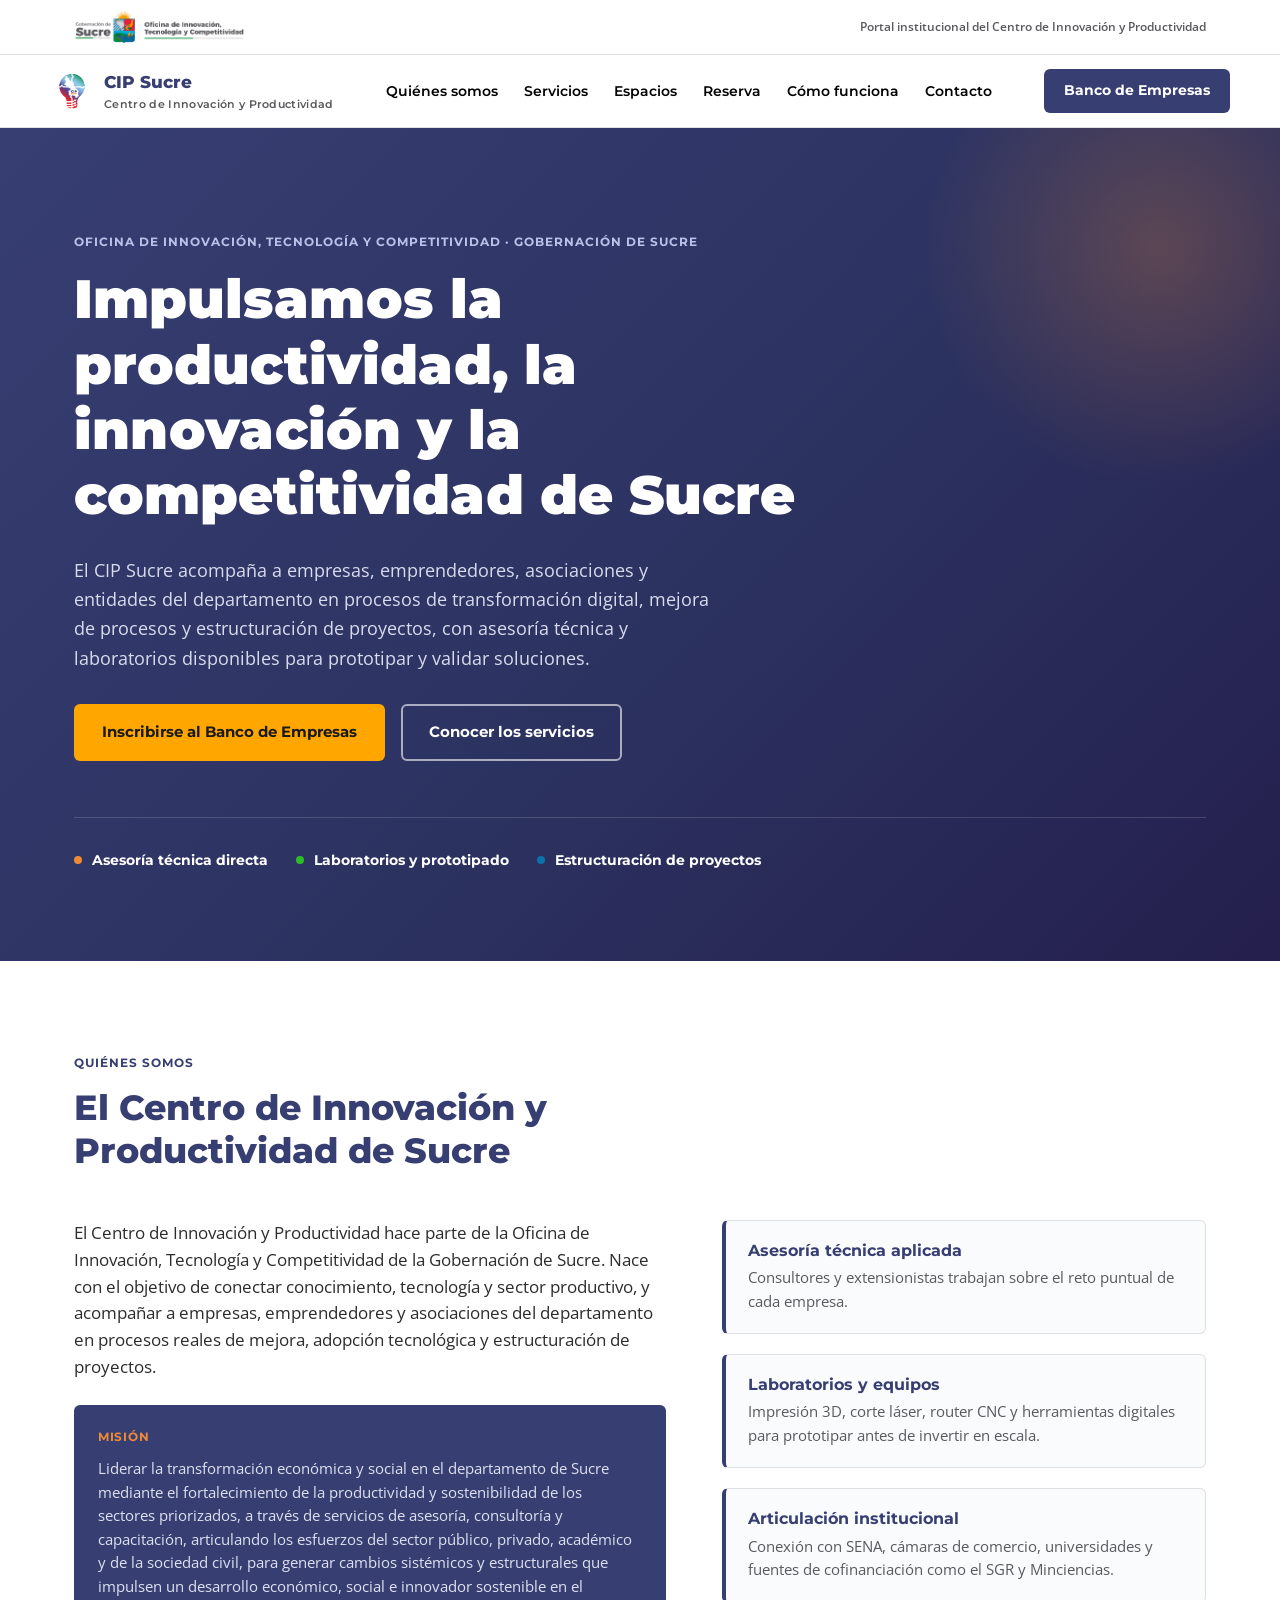
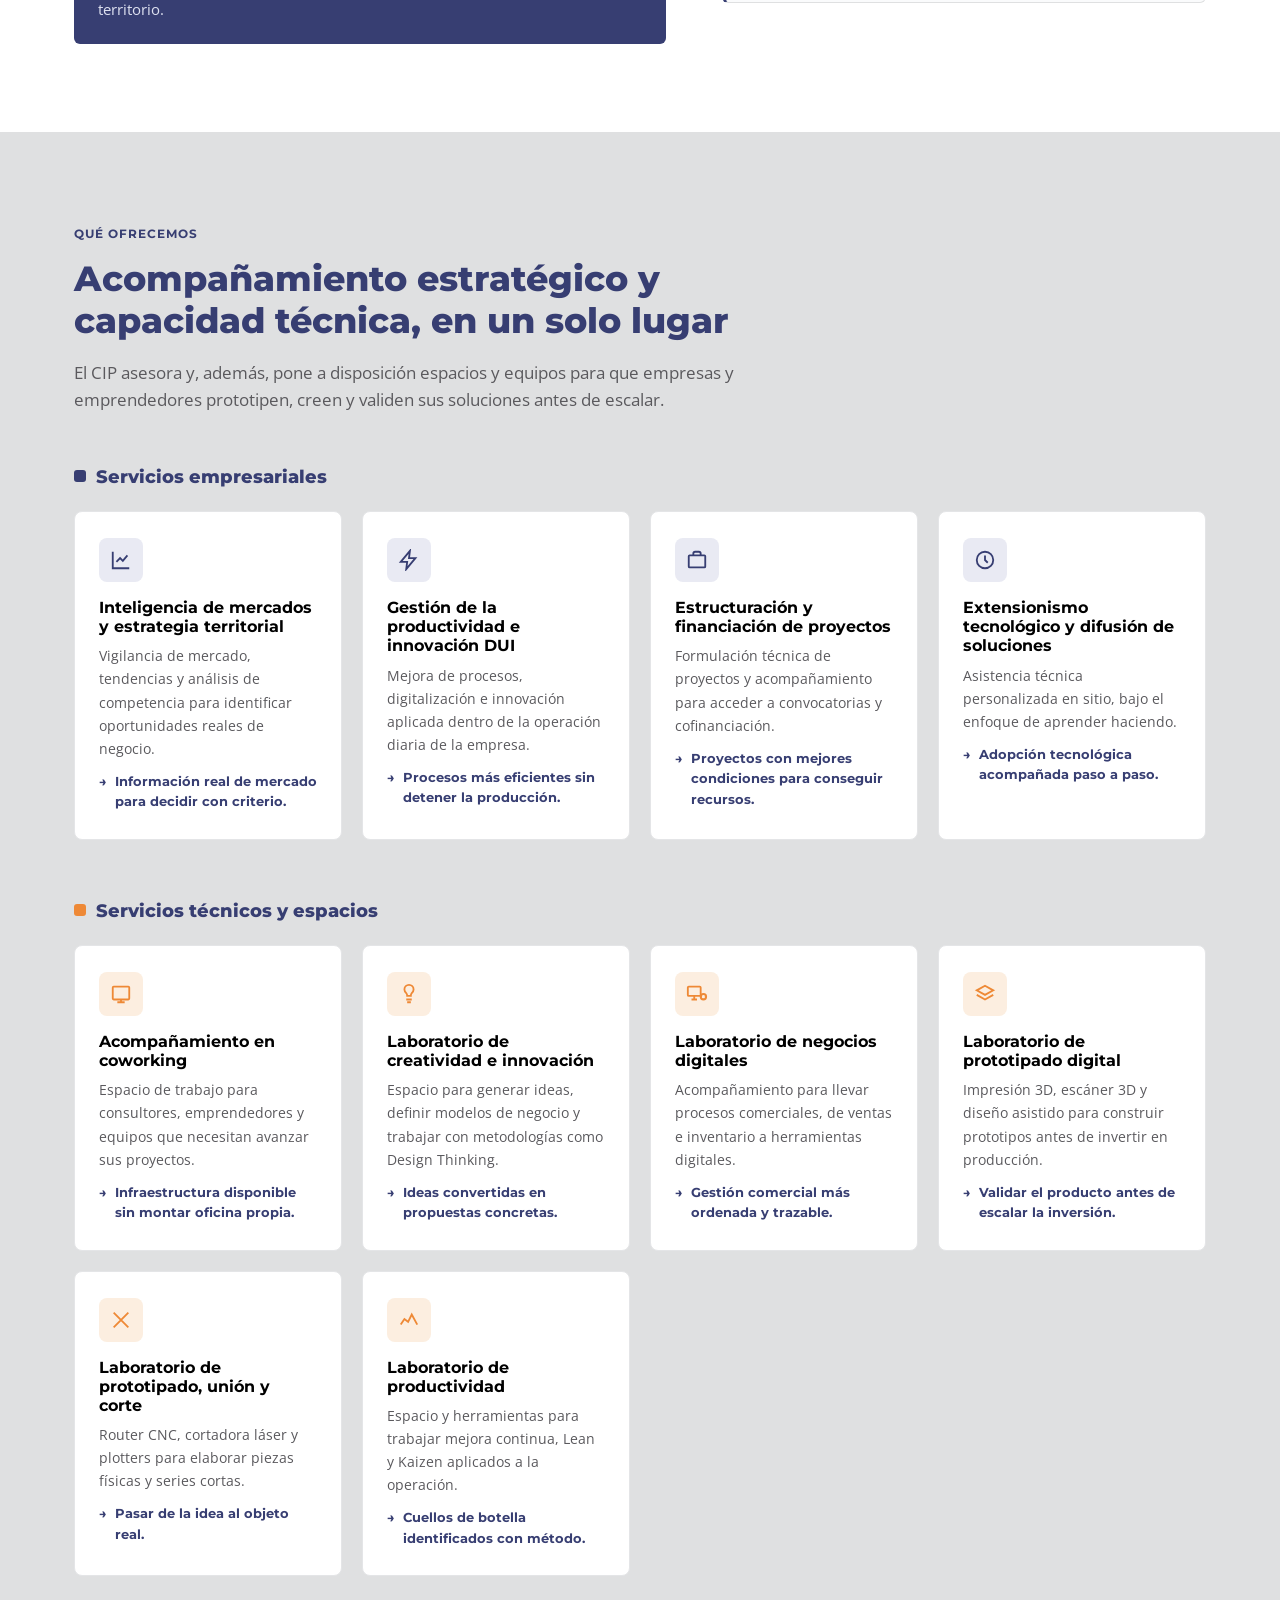
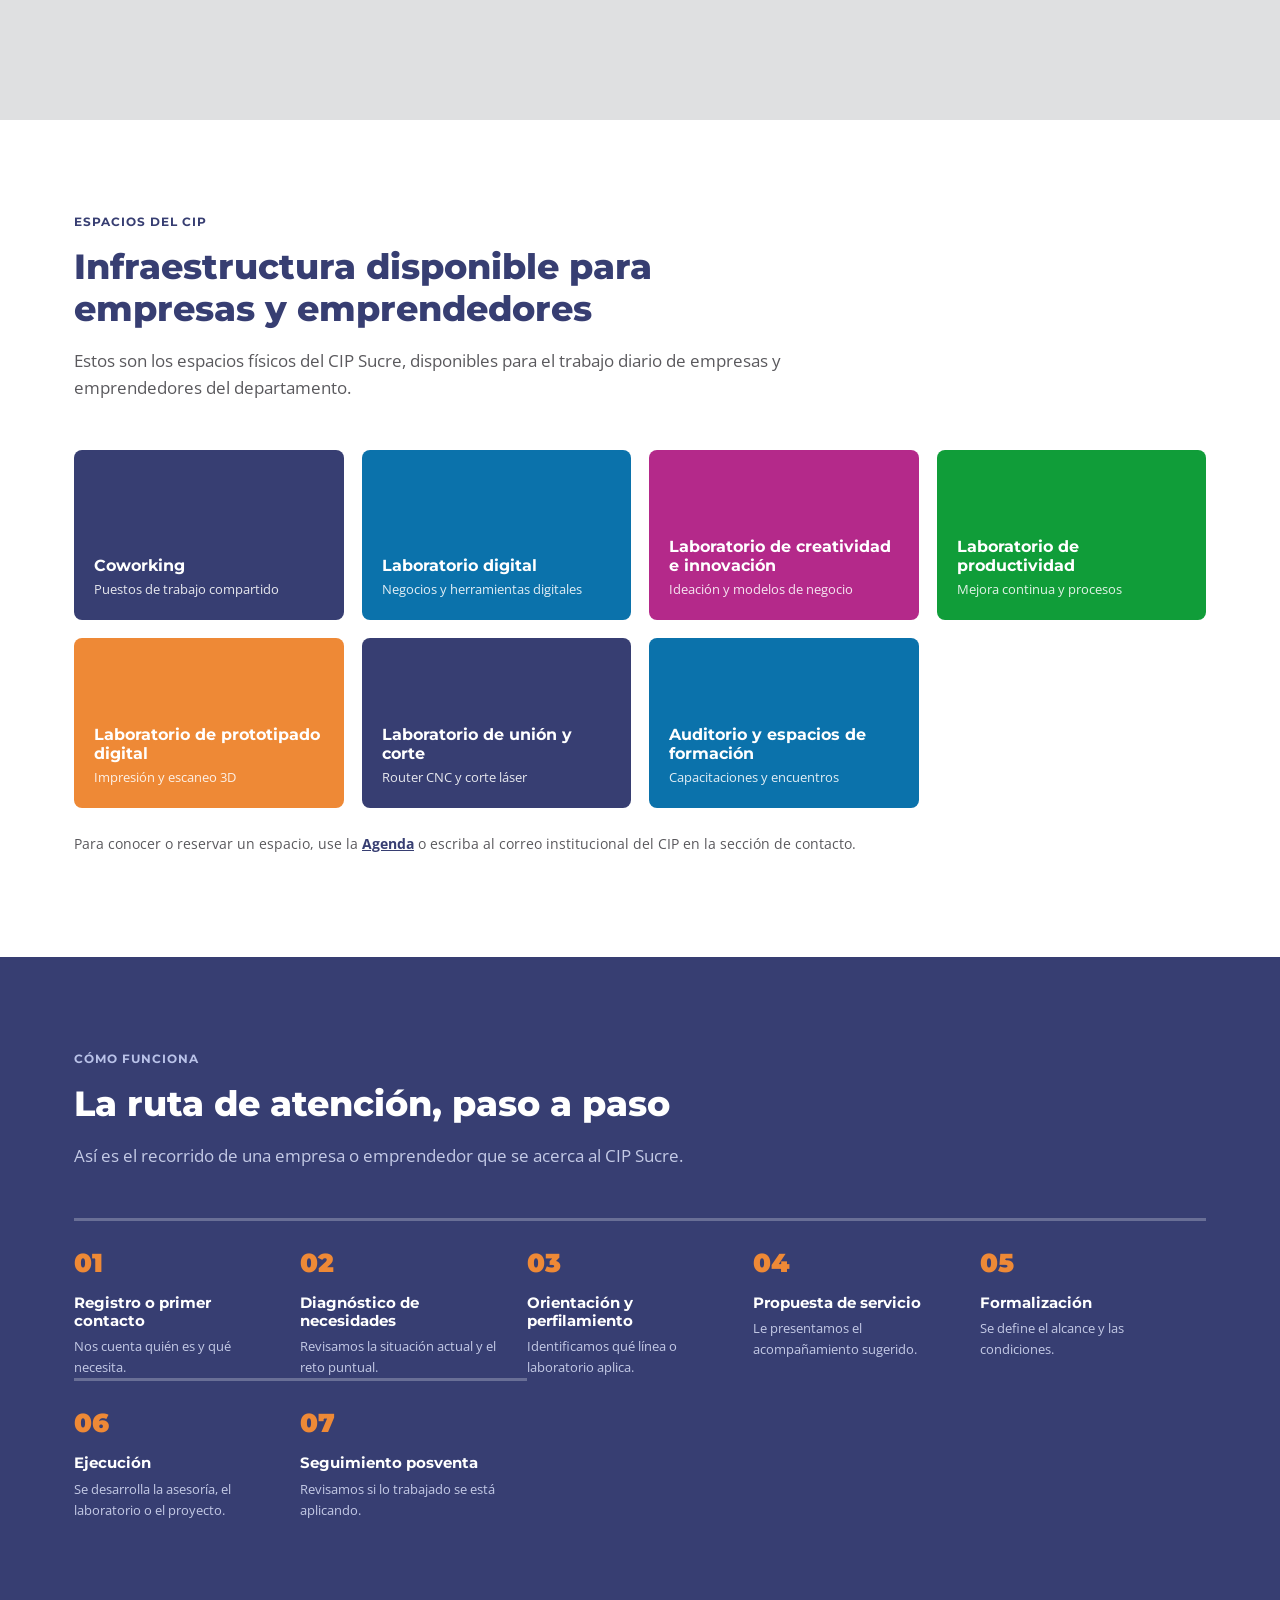
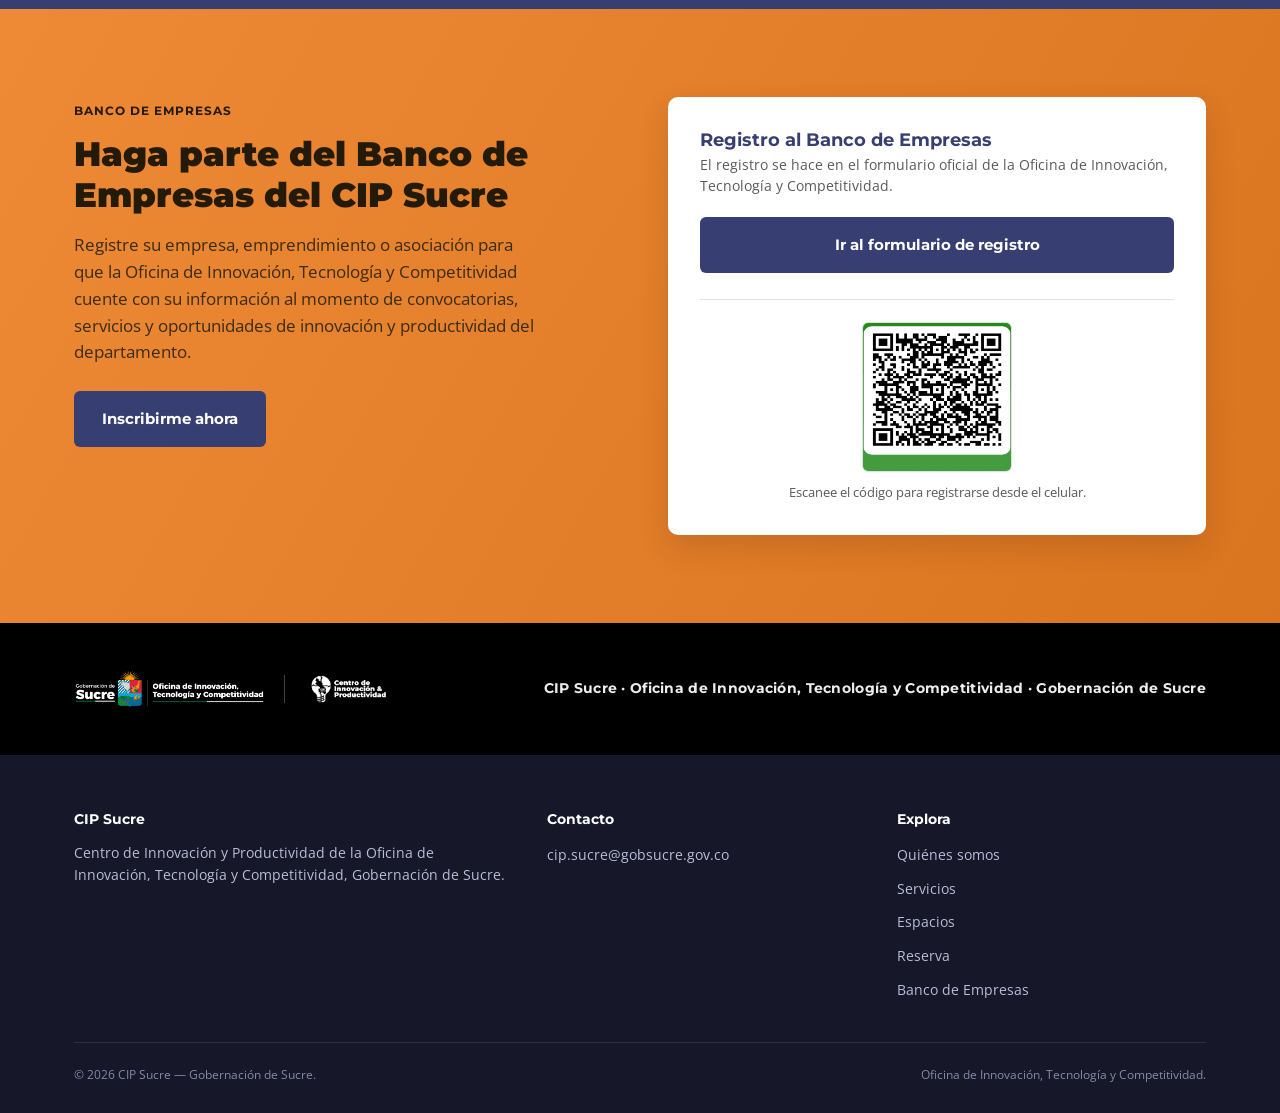
<file: index.html>
<!DOCTYPE html>
<html lang="es">
<head>
<meta charset="UTF-8">
<meta name="viewport" content="width=device-width, initial-scale=1.0">
<title>CIP Sucre — Centro de Innovación y Productividad</title>
<meta name="description" content="El CIP Sucre, de la Oficina de Innovación, Tecnología y Competitividad de la Gobernación de Sucre, acompaña a empresas y emprendedores en procesos de innovación, productividad y competitividad.">
<link rel="preconnect" href="https://fonts.googleapis.com">
<link rel="preconnect" href="https://fonts.gstatic.com" crossorigin>
<link href="https://fonts.googleapis.com/css2?family=Montserrat:wght@500;600;700;800;900&family=Open+Sans:ital,wght@0,400;0,600;0,700;1,400&display=swap" rel="stylesheet">
<style>
  :root{
    --cip-navy:#373E72;
    --cip-magenta:#B4298A;
    --cip-green:#2BBE2B;
    --cip-orange:#EE8936;
    --gob-verde:#109D39;
    --gob-azul:#0B72AB;
    --gob-rojo:#D92A34;
    --gob-naranja:#FFA700;
    --gob-negro:#000000;
    --gob-gris:#5A595D;
    --gob-gris-claro:#DFE0E1;
    --bg:#FFFFFF;
    --ink:var(--gob-negro);
    --muted:var(--gob-gris);
  }
  *{box-sizing:border-box;}
  html{scroll-behavior:smooth;}
  body{
    margin:0;
    font-family:'Open Sans', sans-serif;
    color:var(--ink);
    background:var(--bg);
    line-height:1.6;
  }
  h1,h2,h3,h4{
    font-family:'Montserrat', sans-serif;
    margin:0 0 .5em 0;
    line-height:1.2;
  }
  p{margin:0 0 1em 0;}
  a{color:inherit;text-decoration:none;}
  img{max-width:100%;display:block;}
  .wrap{max-width:1180px;margin:0 auto;padding:0 24px;}
  section{padding:88px 0;}
  .eyebrow{
    font-family:'Montserrat',sans-serif;
    font-weight:700;
    font-size:.78rem;
    letter-spacing:.08em;
    text-transform:uppercase;
    color:var(--cip-navy);
    margin-bottom:14px;
    display:inline-block;
  }
  .eyebrow.on-dark{color:#B9C2E8;}
  .section-head{max-width:720px;margin-bottom:48px;}
  .section-head h2{font-size:clamp(1.6rem,3vw,2.2rem);font-weight:800;color:var(--cip-navy);}
  .section-head p{color:var(--muted);font-size:1.05rem;}

  /* Botones */
  .btn{
    display:inline-flex;align-items:center;gap:8px;
    font-family:'Montserrat',sans-serif;font-weight:700;font-size:.95rem;
    padding:14px 26px;border-radius:6px;
    border:2px solid transparent;
    cursor:pointer;
    transition:transform .12s ease, opacity .12s ease;
  }
  .btn:hover{opacity:.92;}
  .btn-primary{background:var(--gob-naranja);color:#1a1a1a;}
  .btn-secondary{background:transparent;color:#fff;border-color:rgba(255,255,255,.6);}
  .btn-secondary:hover{border-color:#fff;}
  .btn-navy{background:var(--cip-navy);color:#fff;}
  .btn-outline-navy{background:transparent;color:var(--cip-navy);border-color:var(--cip-navy);}

  /* Barra institucional superior */
  .top-strip{
    background:#fff;
    border-bottom:1px solid var(--gob-gris-claro);
    padding:10px 0;
  }
  .top-strip .wrap{display:flex;align-items:center;justify-content:space-between;gap:16px;flex-wrap:wrap;}
  .top-strip img{height:34px;width:auto;}
  .top-strip .tag{font-size:.78rem;color:var(--muted);font-weight:600;}

  /* Header / nav */
  header.main-nav{
    background:#fff;
    position:sticky;top:0;z-index:50;
    border-bottom:1px solid var(--gob-gris-claro);
  }
  .nav-row{display:flex;align-items:center;justify-content:space-between;padding:14px 0;gap:24px;}
  .brand{display:flex;align-items:center;gap:10px;}
  .brand img{height:44px;width:auto;}
  .brand-text{font-family:'Montserrat';font-weight:800;font-size:1.05rem;color:var(--cip-navy);}
  .brand-text span{display:block;font-weight:600;font-size:.68rem;color:var(--muted);letter-spacing:.03em;}
  nav.links{display:flex;gap:26px;align-items:center;flex-wrap:wrap;}
  nav.links a{font-family:'Montserrat';font-weight:600;font-size:.9rem;color:var(--ink);}
  nav.links a:hover{color:var(--cip-navy);}
  .nav-cta{font-family:'Montserrat';font-weight:700;font-size:.85rem;background:var(--cip-navy);color:#fff;padding:11px 20px;border-radius:6px;}
  .nav-cta:hover{background:#2b3159;}
  .nav-row{position:relative;}
  .nav-toggle{
    display:none;
    background:transparent;
    border:2px solid var(--cip-navy);
    color:var(--cip-navy);
    border-radius:6px;
    padding:8px 12px;
    font-family:'Montserrat';
    font-weight:700;
    font-size:.8rem;
    cursor:pointer;
  }
  a:focus-visible, button:focus-visible{
    outline:3px solid var(--cip-orange);
    outline-offset:3px;
  }

  /* Hero */
  .hero{
    background:linear-gradient(135deg, var(--cip-navy) 0%, #2c3260 55%, #241f4d 100%);
    color:#fff;
    padding:100px 0 90px;
    position:relative;
    overflow:hidden;
  }
  .hero::after{
    content:"";
    position:absolute;right:-120px;top:-120px;width:480px;height:480px;border-radius:50%;
    background:radial-gradient(circle, rgba(238,137,54,.25), transparent 70%);
  }
  .hero .wrap{position:relative;z-index:1;}
  .hero h1{font-size:clamp(2.1rem,4.4vw,3.4rem);font-weight:900;max-width:780px;color:#fff;}
  .hero p.lead{font-size:1.15rem;max-width:640px;color:#D9DCEE;}
  .hero-ctas{display:flex;gap:16px;flex-wrap:wrap;margin-top:32px;}
  .hero-badges{display:flex;gap:28px;flex-wrap:wrap;margin-top:56px;padding-top:32px;border-top:1px solid rgba(255,255,255,.15);}
  .hero-badges .badge{font-family:'Montserrat';font-weight:700;font-size:.85rem;color:#fff;display:flex;align-items:center;gap:10px;}
  .hero-badges .dot{width:8px;height:8px;border-radius:50%;flex:none;}

  /* Quiénes somos */
  .quienes{background:#fff;}
  .quienes-grid{display:grid;grid-template-columns:1.1fr .9fr;gap:56px;align-items:start;}
  .quienes-text p{font-size:1.05rem;color:#2c2c2c;}
  .pillars{display:flex;flex-direction:column;gap:20px;}
  .pillar{
    border:1px solid var(--gob-gris-claro);
    border-left:4px solid var(--cip-navy);
    border-radius:6px;
    padding:20px 22px;
    background:#FAFBFC;
  }
  .pillar h4{font-size:1rem;color:var(--cip-navy);margin-bottom:6px;}
  .pillar p{margin:0;color:var(--muted);font-size:.92rem;}
  .mission-block{
    margin-top:24px;padding:22px 24px;
    background:var(--cip-navy);border-radius:6px;
  }
  .mission-label{font-family:'Montserrat';font-weight:700;font-size:.78rem;letter-spacing:.06em;text-transform:uppercase;color:var(--cip-orange);display:block;margin-bottom:10px;}
  .mission-block p{color:#DEE1F0;font-size:.92rem;margin:0;}

  /* Servicios */
  .servicios{background:var(--gob-gris-claro);}
  .servicios-tabs-label{display:flex;align-items:center;gap:10px;margin:0 0 20px 0;}
  .servicios-tabs-label .swatch{width:12px;height:12px;border-radius:3px;flex:none;}
  .cat-title{font-family:'Montserrat';font-weight:800;font-size:1.15rem;color:var(--cip-navy);margin-bottom:20px;}
  .card-grid{display:grid;grid-template-columns:repeat(auto-fit,minmax(260px,1fr));gap:20px;margin-bottom:56px;}
  .card{
    background:#fff;border-radius:8px;padding:26px 24px;
    border:1px solid #E4E5E7;
  }
  .card .icon{
    width:44px;height:44px;border-radius:8px;
    display:flex;align-items:center;justify-content:center;
    margin-bottom:16px;
  }
  .card .icon svg{width:22px;height:22px;}
  .card h4{font-size:1rem;color:var(--ink);margin-bottom:8px;}
  .card p.desc{font-size:.9rem;color:var(--muted);margin-bottom:12px;}
  .card .benefit{
    font-size:.8rem;font-weight:700;font-family:'Montserrat';color:var(--cip-navy);
    display:flex;gap:8px;align-items:flex-start;
  }
  .card .benefit::before{content:"→";flex:none;}

  /* Espacios */
  .espacios{background:#fff;}
  .espacios-grid{display:grid;grid-template-columns:repeat(auto-fit,minmax(220px,1fr));gap:18px;}
  .espacio-card{
    border-radius:8px;overflow:hidden;position:relative;
    background:var(--cip-navy);color:#fff;
    min-height:170px;
    display:flex;flex-direction:column;justify-content:flex-end;
    padding:20px;
  }
  .espacio-card h4{font-size:.98rem;margin-bottom:4px;color:#fff;}
  .espacio-card p{font-size:.8rem;color:rgba(255,255,255,.88);margin:0;}
  .espacio-card.v2{background:var(--gob-azul);}
  .espacio-card.v3{background:var(--cip-magenta);}
  .espacio-card.v4{background:var(--gob-verde);}
  .espacio-card.v5{background:var(--cip-orange);}
  .espacio-note{margin-top:24px;color:var(--muted);font-size:.9rem;}
  .espacio-note a{color:var(--cip-navy);font-weight:700;text-decoration:underline;}

  /* Cómo funciona */
  .como-funciona{background:var(--cip-navy);color:#fff;}
  .como-funciona .section-head h2{color:#fff;}
  .como-funciona .section-head p{color:#C4CAE6;}
  .steps{display:grid;grid-template-columns:repeat(auto-fit,minmax(200px,1fr));gap:0;counter-reset:step;}
  .step{
    border-top:3px solid rgba(255,255,255,.25);
    padding:22px 18px 0 0;
    position:relative;
  }
  .step .num{
    font-family:'Montserrat';font-weight:900;font-size:1.6rem;color:var(--cip-orange);
    display:block;margin-bottom:10px;
  }
  .step h4{font-size:.95rem;color:#fff;margin-bottom:6px;}
  .step p{font-size:.82rem;color:#C4CAE6;margin:0;}

  /* Banco de empresas */
  .banco{
    background:linear-gradient(120deg, var(--cip-orange), #d9741f);
    color:#1a1408;
  }
  .banco-inner{display:grid;grid-template-columns:1fr 1fr;gap:56px;align-items:start;}
  .banco h2{font-size:clamp(1.6rem,3vw,2.1rem);color:#231a08;font-weight:900;}
  .banco p.lead{font-size:1.05rem;color:#3a2c10;max-width:460px;}
  .banco .btn-primary{background:var(--cip-navy);color:#fff;}
  .banco .btn-primary:hover{background:#2b3159;}
  .form-card{
    background:#fff;border-radius:10px;padding:32px;
    box-shadow:0 12px 32px rgba(0,0,0,.12);
  }
  .form-card h3{color:var(--cip-navy);font-size:1.1rem;margin-bottom:4px;}
  .form-card .sub{color:var(--muted);font-size:.85rem;margin-bottom:20px;}
  .qr-block{margin-top:26px;padding-top:22px;border-top:1px solid var(--gob-gris-claro);text-align:center;}
  .qr-block img{width:150px;height:150px;margin:0 auto 10px;border:1px solid var(--gob-gris-claro);border-radius:6px;}
  .qr-block p{margin:0;font-size:.8rem;color:var(--muted);}

  /* Aliado institucional */
  .aliado{background:var(--gob-negro);color:#fff;padding:44px 0;}
  .aliado .wrap{display:flex;align-items:center;justify-content:space-between;gap:24px;flex-wrap:wrap;}
  .aliado img{height:38px;width:auto;}
  .aliado .caption{font-family:'Montserrat';font-weight:700;font-size:.9rem;letter-spacing:.02em;color:#EDEDED;}
  .aliado .divider{width:1px;height:28px;background:rgba(255,255,255,.25);}
  .aliado-row{display:flex;align-items:center;gap:18px;flex-wrap:wrap;}

  /* Footer */
  footer{background:#161829;color:#B9BDD6;padding:56px 0 28px;}
  .footer-grid{display:grid;grid-template-columns:1.4fr 1fr 1fr;gap:40px;margin-bottom:40px;}
  footer h4{color:#fff;font-size:.9rem;margin-bottom:14px;}
  footer p, footer a{font-size:.85rem;color:#B9BDD6;}
  footer a:hover{color:#fff;}
  footer ul{list-style:none;padding:0;margin:0;display:flex;flex-direction:column;gap:8px;}
  .footer-bottom{border-top:1px solid rgba(255,255,255,.1);padding-top:22px;font-size:.78rem;color:#8489A8;display:flex;justify-content:space-between;flex-wrap:wrap;gap:10px;}

  @media (max-width:900px){
    .quienes-grid, .banco-inner{grid-template-columns:1fr;}
    .nav-toggle{display:inline-flex;}
    nav.links{
      display:none;
      position:absolute;
      left:0;right:0;top:100%;
      background:#fff;
      border-bottom:1px solid var(--gob-gris-claro);
      flex-direction:column;
      align-items:flex-start;
      gap:0;
      padding:8px 24px 16px;
      z-index:60;
    }
    header.main-nav.is-open nav.links{display:flex;}
    nav.links a{padding:10px 0;width:100%;}
    .footer-grid{grid-template-columns:1fr;}
  }
</style>
</head>
<body>

<!-- Barra institucional: la Gobernación siempre en primer plano -->
<div class="top-strip">
  <div class="wrap">
    <img src="assets/img/oficina-lockup.png" alt="Gobernación de Sucre — Oficina de Innovación, Tecnología y Competitividad">
    <span class="tag">Portal institucional del Centro de Innovación y Productividad</span>
  </div>
</div>

<!-- Navegación -->
<header class="main-nav">
  <div class="wrap nav-row">
    <a href="#top" class="brand">
      <img src="assets/img/cip-logo.png" alt="CIP Sucre">
      <span class="brand-text">CIP Sucre<span>Centro de Innovación y Productividad</span></span>
    </a>
    <button class="nav-toggle" type="button" aria-expanded="false" aria-controls="nav-links">Menú</button>
    <nav class="links" id="nav-links">
      <a href="#quienes-somos">Quiénes somos</a>
      <a href="#servicios">Servicios</a>
      <a href="#espacios">Espacios</a>
<a href="reserva.html">Reserva</a>
      <a href="#como-funciona">Cómo funciona</a>
      <a href="#contacto">Contacto</a>
    </nav>
    <a href="#banco-empresas" class="nav-cta">Banco de Empresas</a>
  </div>
</header>

<!-- HERO -->
<section class="hero" id="top">
  <div class="wrap">
    <span class="eyebrow on-dark">Oficina de Innovación, Tecnología y Competitividad · Gobernación de Sucre</span>
    <h1>Impulsamos la productividad, la innovación y la competitividad de Sucre</h1>
    <p class="lead">El CIP Sucre acompaña a empresas, emprendedores, asociaciones y entidades del departamento en procesos de transformación digital, mejora de procesos y estructuración de proyectos, con asesoría técnica y laboratorios disponibles para prototipar y validar soluciones.</p>
    <div class="hero-ctas">
      <a href="#banco-empresas" class="btn btn-primary">Inscribirse al Banco de Empresas</a>
      <a href="#servicios" class="btn btn-secondary">Conocer los servicios</a>
    </div>
    <div class="hero-badges">
      <span class="badge"><span class="dot" style="background:var(--cip-orange)"></span>Asesoría técnica directa</span>
      <span class="badge"><span class="dot" style="background:var(--cip-green)"></span>Laboratorios y prototipado</span>
      <span class="badge"><span class="dot" style="background:var(--gob-azul)"></span>Estructuración de proyectos</span>
    </div>
  </div>
</section>

<!-- QUIÉNES SOMOS -->
<section class="quienes" id="quienes-somos">
  <div class="wrap">
    <div class="section-head">
      <span class="eyebrow">Quiénes somos</span>
      <h2>El Centro de Innovación y Productividad de Sucre</h2>
    </div>
    <div class="quienes-grid">
      <div class="quienes-text">
        <p>El Centro de Innovación y Productividad hace parte de la Oficina de Innovación, Tecnología y Competitividad de la Gobernación de Sucre. Nace con el objetivo de conectar conocimiento, tecnología y sector productivo, y acompañar a empresas, emprendedores y asociaciones del departamento en procesos reales de mejora, adopción tecnológica y estructuración de proyectos.</p>
        <div class="mission-block">
          <span class="mission-label">Misión</span>
          <p>Liderar la transformación económica y social en el departamento de Sucre mediante el fortalecimiento de la productividad y sostenibilidad de los sectores priorizados, a través de servicios de asesoría, consultoría y capacitación, articulando los esfuerzos del sector público, privado, académico y de la sociedad civil, para generar cambios sistémicos y estructurales que impulsen un desarrollo económico, social e innovador sostenible en el territorio.</p>
        </div>
      </div>
      <div class="pillars">
        <div class="pillar">
          <h4>Asesoría técnica aplicada</h4>
          <p>Consultores y extensionistas trabajan sobre el reto puntual de cada empresa.</p>
        </div>
        <div class="pillar">
          <h4>Laboratorios y equipos</h4>
          <p>Impresión 3D, corte láser, router CNC y herramientas digitales para prototipar antes de invertir en escala.</p>
        </div>
        <div class="pillar">
          <h4>Articulación institucional</h4>
          <p>Conexión con SENA, cámaras de comercio, universidades y fuentes de cofinanciación como el SGR y Minciencias.</p>
        </div>
      </div>
    </div>
  </div>
</section>

<!-- SERVICIOS -->
<section class="servicios" id="servicios">
  <div class="wrap">
    <div class="section-head">
      <span class="eyebrow">Qué ofrecemos</span>
      <h2>Acompañamiento estratégico y capacidad técnica, en un solo lugar</h2>
      <p>El CIP asesora y, además, pone a disposición espacios y equipos para que empresas y emprendedores prototipen, creen y validen sus soluciones antes de escalar.</p>
    </div>

    <div class="servicios-tabs-label"><span class="swatch" style="background:var(--cip-navy)"></span><span class="cat-title" style="margin:0">Servicios empresariales</span></div>
    <div class="card-grid">
      <div class="card">
        <div class="icon" style="background:#E9EAF3"><svg viewBox="0 0 24 24" fill="none" stroke="var(--cip-navy)" stroke-width="2"><path d="M3 3v18h18"/><path d="M7 14l4-4 3 3 5-6"/></svg></div>
        <h4>Inteligencia de mercados y estrategia territorial</h4>
        <p class="desc">Vigilancia de mercado, tendencias y análisis de competencia para identificar oportunidades reales de negocio.</p>
        <div class="benefit">Información real de mercado para decidir con criterio.</div>
      </div>
      <div class="card">
        <div class="icon" style="background:#E9EAF3"><svg viewBox="0 0 24 24" fill="none" stroke="var(--cip-navy)" stroke-width="2"><path d="M13 2L3 14h7l-1 8 10-12h-7l1-8z"/></svg></div>
        <h4>Gestión de la productividad e innovación DUI</h4>
        <p class="desc">Mejora de procesos, digitalización e innovación aplicada dentro de la operación diaria de la empresa.</p>
        <div class="benefit">Procesos más eficientes sin detener la producción.</div>
      </div>
      <div class="card">
        <div class="icon" style="background:#E9EAF3"><svg viewBox="0 0 24 24" fill="none" stroke="var(--cip-navy)" stroke-width="2"><rect x="3" y="7" width="18" height="13" rx="1"/><path d="M8 7V5a2 2 0 012-2h4a2 2 0 012 2v2"/></svg></div>
        <h4>Estructuración y financiación de proyectos</h4>
        <p class="desc">Formulación técnica de proyectos y acompañamiento para acceder a convocatorias y cofinanciación.</p>
        <div class="benefit">Proyectos con mejores condiciones para conseguir recursos.</div>
      </div>
      <div class="card">
        <div class="icon" style="background:#E9EAF3"><svg viewBox="0 0 24 24" fill="none" stroke="var(--cip-navy)" stroke-width="2"><circle cx="12" cy="12" r="9"/><path d="M12 7v5l3 3"/></svg></div>
        <h4>Extensionismo tecnológico y difusión de soluciones</h4>
        <p class="desc">Asistencia técnica personalizada en sitio, bajo el enfoque de aprender haciendo.</p>
        <div class="benefit">Adopción tecnológica acompañada paso a paso.</div>
      </div>
    </div>

    <div class="servicios-tabs-label"><span class="swatch" style="background:var(--cip-orange)"></span><span class="cat-title" style="margin:0">Servicios técnicos y espacios</span></div>
    <div class="card-grid">
      <div class="card">
        <div class="icon" style="background:#FCEEE0"><svg viewBox="0 0 24 24" fill="none" stroke="var(--cip-orange)" stroke-width="2"><rect x="3" y="4" width="18" height="14" rx="1"/><path d="M8 21h8M12 18v3"/></svg></div>
        <h4>Acompañamiento en coworking</h4>
        <p class="desc">Espacio de trabajo para consultores, emprendedores y equipos que necesitan avanzar sus proyectos.</p>
        <div class="benefit">Infraestructura disponible sin montar oficina propia.</div>
      </div>
      <div class="card">
        <div class="icon" style="background:#FCEEE0"><svg viewBox="0 0 24 24" fill="none" stroke="var(--cip-orange)" stroke-width="2"><path d="M12 2a5 5 0 015 5c0 2-1 3-2 4-1 1-1 2-1 3H10c0-1 0-2-1-3-1-1-2-2-2-4a5 5 0 015-5z"/><path d="M9 18h6M10 21h4"/></svg></div>
        <h4>Laboratorio de creatividad e innovación</h4>
        <p class="desc">Espacio para generar ideas, definir modelos de negocio y trabajar con metodologías como Design Thinking.</p>
        <div class="benefit">Ideas convertidas en propuestas concretas.</div>
      </div>
      <div class="card">
        <div class="icon" style="background:#FCEEE0"><svg viewBox="0 0 24 24" fill="none" stroke="var(--cip-orange)" stroke-width="2"><rect x="2" y="4" width="14" height="10" rx="1"/><path d="M6 18h6M9 14v4"/><circle cx="19" cy="15" r="3"/><path d="M19 12v1M19 17v1M16.5 15h1M20.5 15h1"/></svg></div>
        <h4>Laboratorio de negocios digitales</h4>
        <p class="desc">Acompañamiento para llevar procesos comerciales, de ventas e inventario a herramientas digitales.</p>
        <div class="benefit">Gestión comercial más ordenada y trazable.</div>
      </div>
      <div class="card">
        <div class="icon" style="background:#FCEEE0"><svg viewBox="0 0 24 24" fill="none" stroke="var(--cip-orange)" stroke-width="2"><path d="M12 3l9 5-9 5-9-5 9-5z"/><path d="M3 13l9 5 9-5"/></svg></div>
        <h4>Laboratorio de prototipado digital</h4>
        <p class="desc">Impresión 3D, escáner 3D y diseño asistido para construir prototipos antes de invertir en producción.</p>
        <div class="benefit">Validar el producto antes de escalar la inversión.</div>
      </div>
      <div class="card">
        <div class="icon" style="background:#FCEEE0"><svg viewBox="0 0 24 24" fill="none" stroke="var(--cip-orange)" stroke-width="2"><path d="M4 4l16 16M20 4L4 20"/></svg></div>
        <h4>Laboratorio de prototipado, unión y corte</h4>
        <p class="desc">Router CNC, cortadora láser y plotters para elaborar piezas físicas y series cortas.</p>
        <div class="benefit">Pasar de la idea al objeto real.</div>
      </div>
      <div class="card">
        <div class="icon" style="background:#FCEEE0"><svg viewBox="0 0 24 24" fill="none" stroke="var(--cip-orange)" stroke-width="2"><path d="M3 17l4-6 4 3 4-8 6 11"/></svg></div>
        <h4>Laboratorio de productividad</h4>
        <p class="desc">Espacio y herramientas para trabajar mejora continua, Lean y Kaizen aplicados a la operación.</p>
        <div class="benefit">Cuellos de botella identificados con método.</div>
      </div>
    </div>
  </div>
</section>

<!-- ESPACIOS -->
<section class="espacios" id="espacios">
  <div class="wrap">
    <div class="section-head">
      <span class="eyebrow">Espacios del CIP</span>
      <h2>Infraestructura disponible para empresas y emprendedores</h2>
      <p>Estos son los espacios físicos del CIP Sucre, disponibles para el trabajo diario de empresas y emprendedores del departamento.</p>
    </div>
    <div class="espacios-grid">
      <div class="espacio-card"><h4>Coworking</h4><p>Puestos de trabajo compartido</p></div>
      <div class="espacio-card v2"><h4>Laboratorio digital</h4><p>Negocios y herramientas digitales</p></div>
      <div class="espacio-card v3"><h4>Laboratorio de creatividad e innovación</h4><p>Ideación y modelos de negocio</p></div>
      <div class="espacio-card v4"><h4>Laboratorio de productividad</h4><p>Mejora continua y procesos</p></div>
      <div class="espacio-card v5"><h4>Laboratorio de prototipado digital</h4><p>Impresión y escaneo 3D</p></div>
      <div class="espacio-card"><h4>Laboratorio de unión y corte</h4><p>Router CNC y corte láser</p></div>
      <div class="espacio-card v2"><h4>Auditorio y espacios de formación</h4><p>Capacitaciones y encuentros</p></div>
    </div>
    <p class="espacio-note">Para conocer o reservar un espacio, use la <a href="reserva.html">Agenda</a> o escriba al correo institucional del CIP en la sección de contacto.</p>
  </div>
</section>

<!-- CÓMO FUNCIONA -->
<section class="como-funciona" id="como-funciona">
  <div class="wrap">
    <div class="section-head">
      <span class="eyebrow on-dark">Cómo funciona</span>
      <h2>La ruta de atención, paso a paso</h2>
      <p>Así es el recorrido de una empresa o emprendedor que se acerca al CIP Sucre.</p>
    </div>
    <div class="steps">
      <div class="step"><span class="num">01</span><h4>Registro o primer contacto</h4><p>Nos cuenta quién es y qué necesita.</p></div>
      <div class="step"><span class="num">02</span><h4>Diagnóstico de necesidades</h4><p>Revisamos la situación actual y el reto puntual.</p></div>
      <div class="step"><span class="num">03</span><h4>Orientación y perfilamiento</h4><p>Identificamos qué línea o laboratorio aplica.</p></div>
      <div class="step"><span class="num">04</span><h4>Propuesta de servicio</h4><p>Le presentamos el acompañamiento sugerido.</p></div>
      <div class="step"><span class="num">05</span><h4>Formalización</h4><p>Se define el alcance y las condiciones.</p></div>
      <div class="step"><span class="num">06</span><h4>Ejecución</h4><p>Se desarrolla la asesoría, el laboratorio o el proyecto.</p></div>
      <div class="step"><span class="num">07</span><h4>Seguimiento posventa</h4><p>Revisamos si lo trabajado se está aplicando.</p></div>
    </div>
  </div>
</section>

<!-- BANCO DE EMPRESAS -->
<section class="banco" id="banco-empresas">
  <div class="wrap banco-inner">
    <div>
      <span class="eyebrow" style="color:#231a08">Banco de Empresas</span>
      <h2>Haga parte del Banco de Empresas del CIP Sucre</h2>
      <p class="lead">Registre su empresa, emprendimiento o asociación para que la Oficina de Innovación, Tecnología y Competitividad cuente con su información al momento de convocatorias, servicios y oportunidades de innovación y productividad del departamento.</p>
      <a href="https://forms.cloud.microsoft/Pages/ResponsePage.aspx?id=rLXU3l8yFEKUOSLZjAG5yM2948VQJjdLrhbzQD2vu6NUNlU0TVpZUk0xRFJNUlBFOEpLMEdVTUNPNC4u" target="_blank" rel="noopener" class="btn btn-primary" style="margin-top:8px;">Inscribirme ahora</a>
    </div>
    <div class="form-card" id="formulario">
      <h3>Registro al Banco de Empresas</h3>
      <p class="sub">El registro se hace en el formulario oficial de la Oficina de Innovación, Tecnología y Competitividad.</p>
      <a href="https://forms.cloud.microsoft/Pages/ResponsePage.aspx?id=rLXU3l8yFEKUOSLZjAG5yM2948VQJjdLrhbzQD2vu6NUNlU0TVpZUk0xRFJNUlBFOEpLMEdVTUNPNC4u" target="_blank" rel="noopener" class="btn btn-navy" style="width:100%;justify-content:center;">Ir al formulario de registro</a>
      <div class="qr-block">
        <img src="assets/img/qr-banco-empresas.png" alt="Código QR de registro al Banco de Empresas del CIP Sucre">
        <p>Escanee el código para registrarse desde el celular.</p>
      </div>
    </div>
  </div>
</section>

<!-- ALIADO INSTITUCIONAL -->
<div class="aliado">
  <div class="wrap">
    <div class="aliado-row">
      <img src="assets/img/oficina-lockup-2.png" alt="Oficina de Innovación, Tecnología y Competitividad">
      <div class="divider"></div>
      <img src="assets/img/cip-logo-white.png" alt="CIP Sucre" style="height:44px;">
    </div>
    <span class="caption">CIP Sucre&nbsp;·&nbsp;Oficina de Innovación, Tecnología y Competitividad&nbsp;·&nbsp;Gobernación de Sucre</span>
  </div>
</div>

<!-- FOOTER / CONTACTO -->
<footer id="contacto">
  <div class="wrap">
    <div class="footer-grid">
      <div>
        <h4>CIP Sucre</h4>
        <p>Centro de Innovación y Productividad de la Oficina de Innovación, Tecnología y Competitividad, Gobernación de Sucre.</p>
      </div>
      <div>
        <h4>Contacto</h4>
        <ul>
          <li><a href="mailto:cip.sucre@gobsucre.gov.co">cip.sucre@gobsucre.gov.co</a></li>
        </ul>
      </div>
      <div>
        <h4>Explora</h4>
        <ul>
          <li><a href="#quienes-somos">Quiénes somos</a></li>
          <li><a href="#servicios">Servicios</a></li>
          <li><a href="#espacios">Espacios</a></li>
          <li><a href="reserva.html">Reserva</a></li>
          <li><a href="#banco-empresas">Banco de Empresas</a></li>
        </ul>
      </div>
    </div>
    <div class="footer-bottom">
      <span>© 2026 CIP Sucre — Gobernación de Sucre.</span>
      <span>Oficina de Innovación, Tecnología y Competitividad.</span>
    </div>
  </div>
</footer>

<script>
  (function () {
    var toggle = document.querySelector(".nav-toggle");
    var header = document.querySelector("header.main-nav");
    if (toggle && header) {
      toggle.addEventListener("click", function () {
        var open = header.classList.toggle("is-open");
        toggle.setAttribute("aria-expanded", open ? "true" : "false");
      });
    }
  })();
</script>
</body>
</html>
</file>
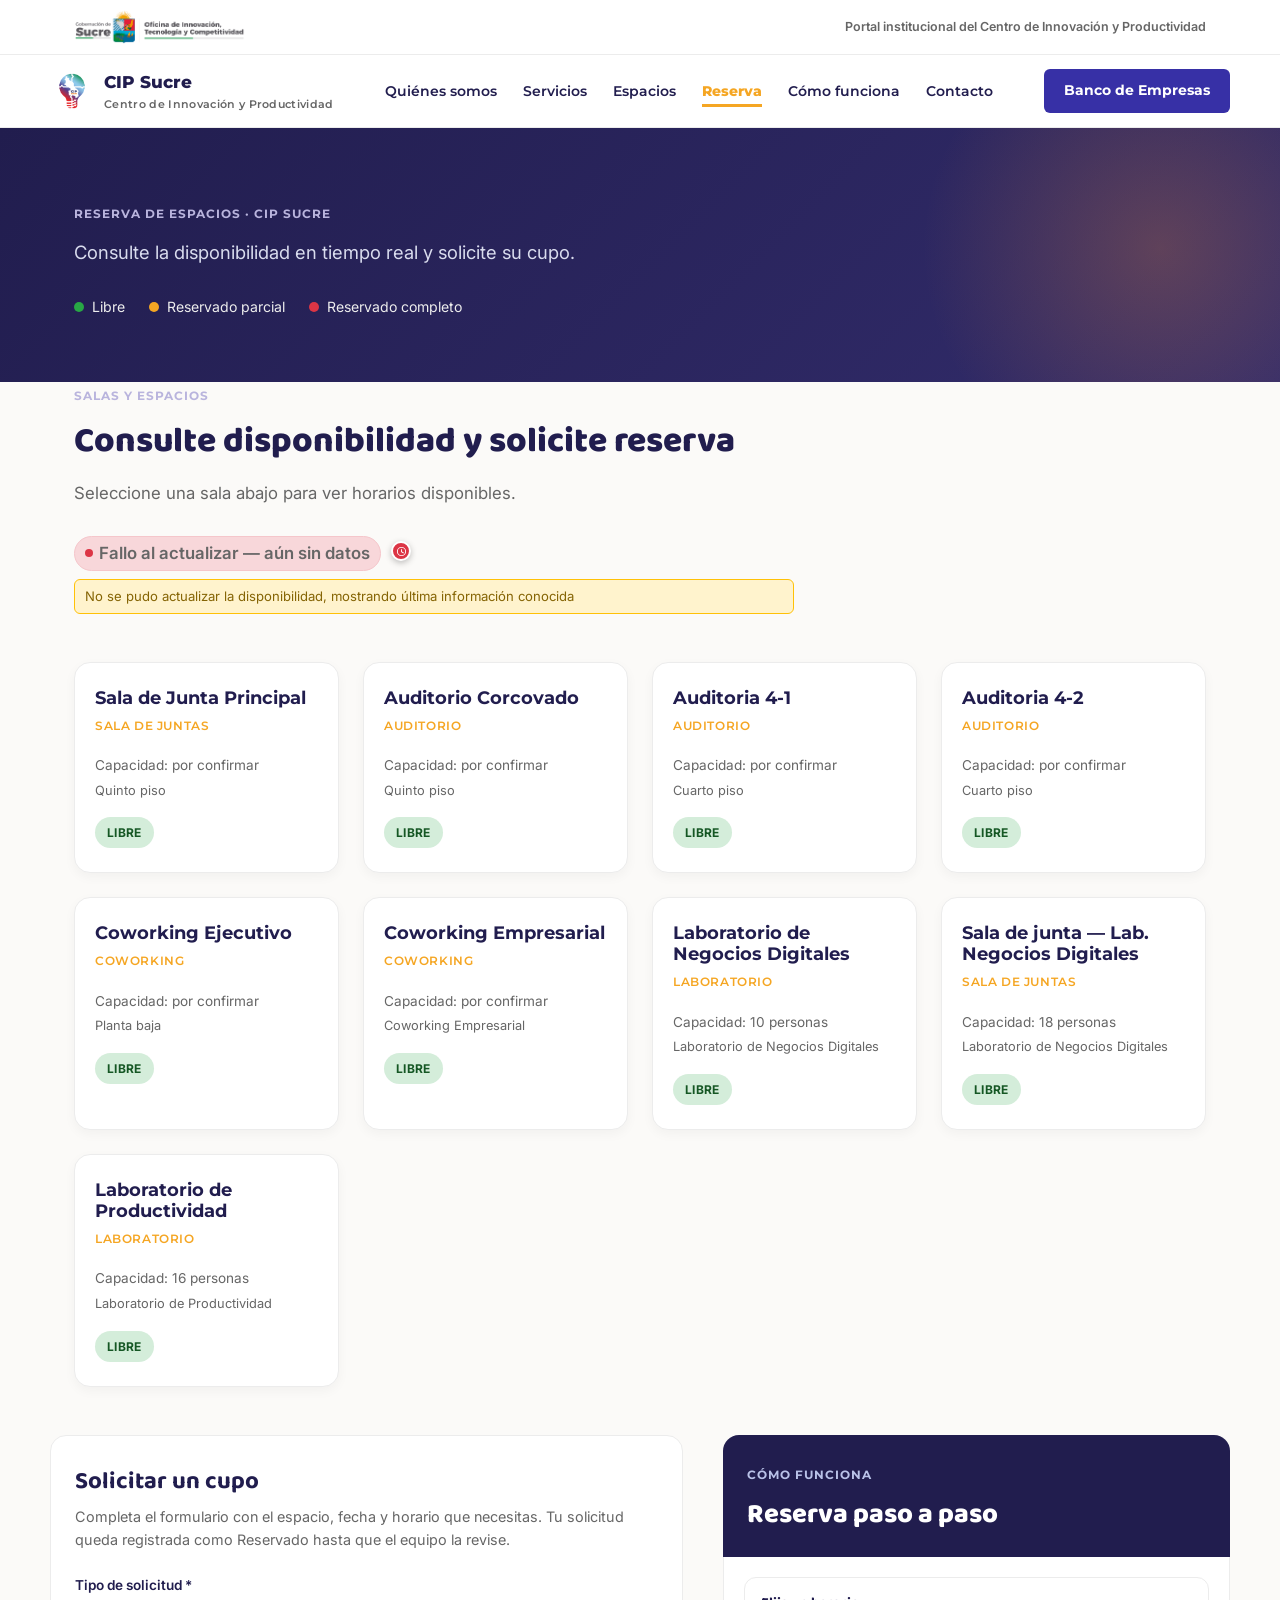
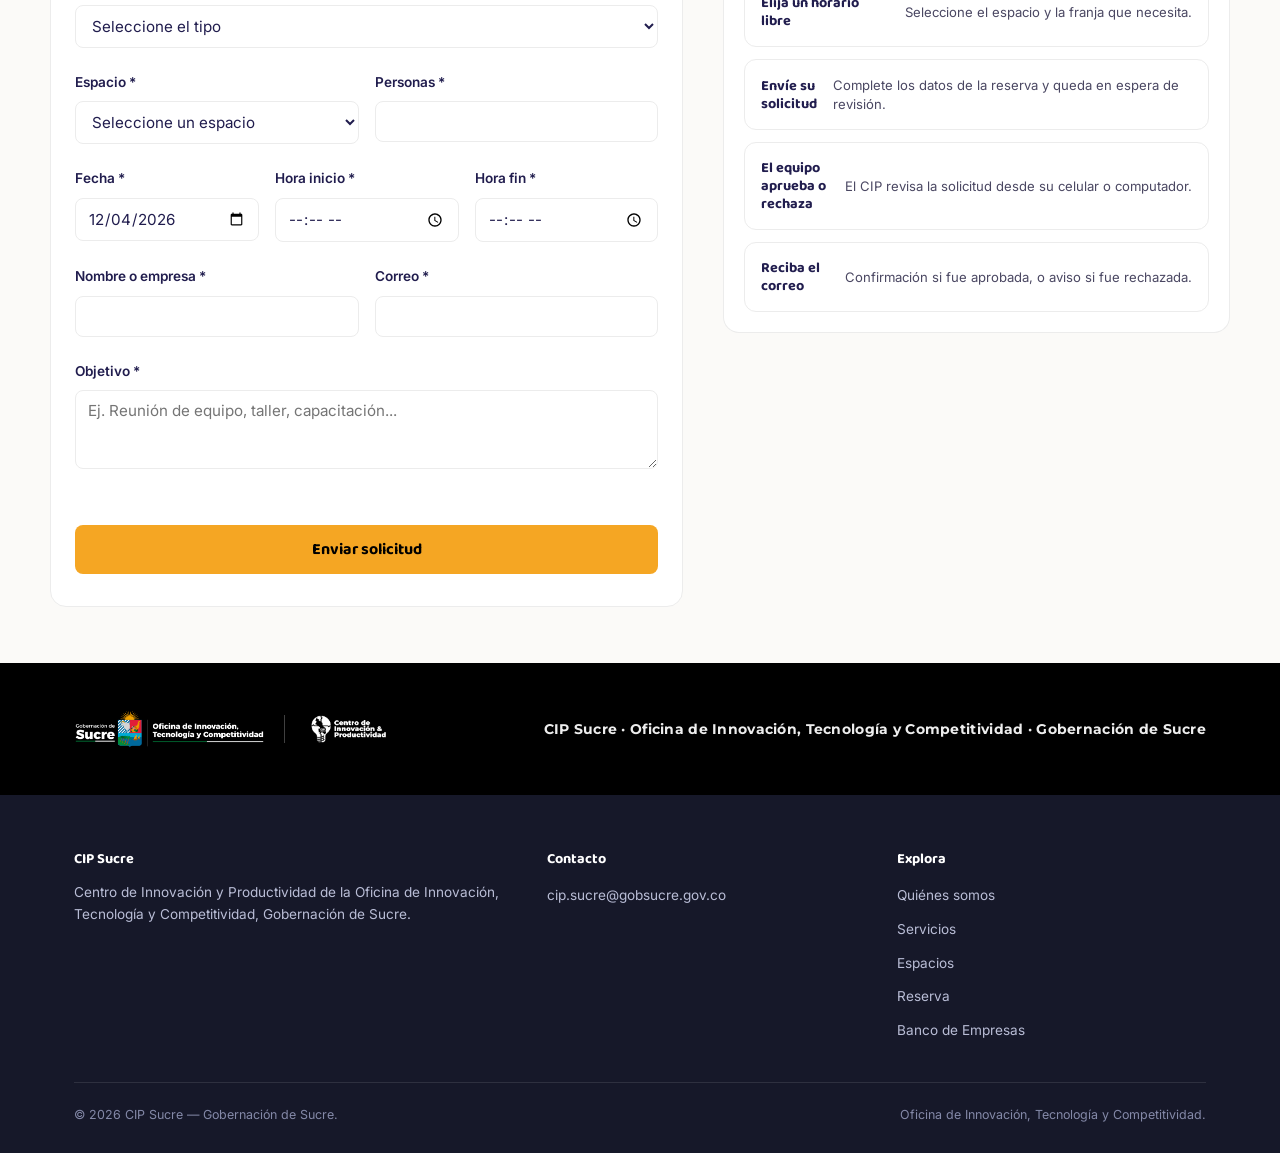
<file: reserva.html>
<!DOCTYPE html>
<html lang="es">
<head>
<meta charset="UTF-8">
<!-- Configuración de viewport para adaptabilidad móvil -->
<meta name="viewport" content="width=device-width, initial-scale=1.0">
<title>Agenda — CIP Sucre</title>
<meta name="description" content="Reserve un espacio o una cita en el CIP Sucre. Elija un horario libre y reciba confirmación por correo.">
<!-- Fuentes externas: Montserrat para títulos, Open Sans para cuerpo, Inter y Baloo 2 para el formulario -->
<link rel="preconnect" href="https://fonts.googleapis.com">
<link rel="preconnect" href="https://fonts.gstatic.com" crossorigin>
<link href="https://fonts.googleapis.com/css2?family=Montserrat:wght@500;600;700;800;900&family=Open+Sans:ital,wght@0,400;0,600;0,700;1,400&display=swap" rel="stylesheet">
<link rel="preconnect" href="https://fonts.googleapis.com">
<link rel="preconnect" href="https://fonts.gstatic.com" crossorigin>
<link href="https://fonts.googleapis.com/css2?family=Inter:wght@400;500;600;700&display=swap" rel="stylesheet">
<link rel="preconnect" href="https://fonts.googleapis.com">
<link rel="preconnect" href="https://fonts.gstatic.com" crossorigin>
<link href="https://fonts.googleapis.com/css2?family=Baloo+2:wght@400;500;600;700&display=swap" rel="stylesheet">
<!-- Hoja de estilos externa (extraída del bloque <style> original) -->
<link rel="stylesheet" href="css/reserva.css">
</head>
<body>

<!-- Strip superior con branding institucional -->
<div class="top-strip">
  <div class="wrap">
    <img src="assets/img/oficina-lockup.png" alt="Gobernación de Sucre — Oficina de Innovación, Tecnología y Competitividad">
    <span class="tag">Portal institucional del Centro de Innovación y Productividad</span>
  </div>
</div>

<header class="main-nav">
  <div class="wrap nav-row">
    <a href="index.html" class="brand">
      <img src="assets/img/cip-logo.png" alt="CIP Sucre">
      <span class="brand-text">CIP Sucre<span>Centro de Innovación y Productividad</span></span>
    </a>
    <button class="nav-toggle" type="button" aria-expanded="false" aria-controls="nav-links">Menú</button>
    <nav class="links" id="nav-links">
      <a href="index.html#quienes-somos">Quiénes somos</a>
      <a href="index.html#servicios">Servicios</a>
      <a href="index.html#espacios">Espacios</a>
      <a href="reserva.html" class="is-active" aria-current="page">Reserva</a>
      <a href="index.html#como-funciona">Cómo funciona</a>
      <a href="index.html#contacto">Contacto</a>
    </nav>
    <a href="index.html#banco-empresas" class="nav-cta">Banco de Empresas</a>
  </div>
</header>

<!-- Sección hero principal con gradiente -->
<section class="hero">
  <div class="wrap">
    <span class="eyebrow" style="color:var(--lavender)">RESERVA DE ESPACIOS · CIP SUCRE</span>
    <p class="lead">Consulte la disponibilidad en tiempo real y solicite su cupo.</p>
    <div class="legend">
      <!-- Leyenda de estados de sala -->
      <span><span class="dot" style="background:var(--cip-green)"></span>Libre</span>
      <span><span class="dot" style="background:var(--cip-orange)"></span>Reservado parcial</span>
      <span><span class="dot" style="background:var(--cip-red)"></span>Reservado completo</span>
    </div>
  </div>
</section>

<!-- Sección agenda con grid de salas -->
<section class="agenda">
  <div class="wrap">
    <div class="section-head">
      <span class="eyebrow" style="color:var(--lavender)">Salas y Espacios</span>
      <h2>Consulte disponibilidad y solicite reserva</h2>
      <p>Seleccione una sala abajo para ver horarios disponibles.</p>
      <div class="estado-fila">
        <p class="estado-datos" id="estado-datos" aria-live="polite">Cargando disponibilidad…</p>
        <!-- Indicador de licencia temporal (solo administración) -->
        <button type="button" class="licencia-badge" id="licencia-badge" aria-label="Aviso de licencia temporal" aria-expanded="false" aria-controls="licencia-tooltip">
          <svg viewBox="0 0 24 24" aria-hidden="true"><path d="M12 2a10 10 0 1 0 0 20 10 10 0 0 0 0-20zm0 18a8 8 0 1 1 0-16 8 8 0 0 1 0 16zm1-13h-2v6l5.2 3.1 1-1.7-4.2-2.5V7z"/></svg>
        </button>
        <div class="licencia-tooltip" id="licencia-tooltip" role="tooltip" hidden>
          ⚠️ Fuente de datos con licencia de prueba (Power Automate Premium trial). Vence aproximadamente el 05/12/2026. Después de esa fecha, la disponibilidad podría dejar de actualizarse. Para reactivar: pedir licencia Power Automate Premium para este flujo, o migrar a la integración alternativa vía Azure AD + Microsoft Graph documentada en el proyecto. Contactar a TI de la Gobernación.
        </div>
      </div>
    </div>
    <div class="rooms-grid">
      <!-- Cards individuales de sala -->
      <div class="room-card">
        <div class="room-header">
          <h3>Sala de Junta Principal</h3>
          <span class="room-type">Sala de juntas</span>
        </div>
        <p class="room-capacity">Capacidad: por confirmar</p>
        <p class="room-note">Quinto piso</p>
        <div class="room-status status-libre" title="Libre">Libre</div>
      </div>
      <div class="room-card">
        <div class="room-header">
          <h3>Auditorio Corcovado</h3>
          <span class="room-type">Auditorio</span>
        </div>
        <p class="room-capacity">Capacidad: por confirmar</p>
        <p class="room-note">Quinto piso</p>
        <div class="room-status status-reservado-parcial" title="Reservado parcial">Reservado parcial</div>
      </div>
      <div class="room-card">
        <div class="room-header">
          <h3>Auditoria 4-1</h3>
          <span class="room-type">Auditorio</span>
        </div>
        <p class="room-capacity">Capacidad: por confirmar</p>
        <p class="room-note">Cuarto piso</p>
        <div class="room-status status-libre" title="Libre">Libre</div>
      </div>
      <div class="room-card">
        <div class="room-header">
          <h3>Auditoria 4-2</h3>
          <span class="room-type">Auditorio</span>
        </div>
        <p class="room-capacity">Capacidad: por confirmar</p>
        <p class="room-note">Cuarto piso</p>
        <div class="room-status status-reservado-completo" title="Reservado completo">Reservado completo</div>
      </div>
      <div class="room-card">
        <div class="room-header">
          <h3>Coworking Ejecutivo</h3>
          <span class="room-type">Coworking</span>
        </div>
        <p class="room-capacity">Capacidad: por confirmar</p>
        <p class="room-note">Planta baja</p>
        <div class="room-status status-libre" title="Libre">Libre</div>
      </div>
      <div class="room-card">
        <div class="room-header">
          <h3>Coworking Empresarial</h3>
          <span class="room-type">Coworking</span>
        </div>
        <p class="room-capacity">Capacidad: por confirmar</p>
        <p class="room-note">Coworking Empresarial</p>
        <div class="room-status status-libre" title="Libre">Libre</div>
      </div>
      <div class="room-card">
        <div class="room-header">
          <h3>Laboratorio de Negocios Digitales</h3>
          <span class="room-type">Laboratorio</span>
        </div>
        <p class="room-capacity">Capacidad: 10 personas</p>
        <p class="room-note">Laboratorio de Negocios Digitales</p>
        <div class="room-status status-libre" title="Libre">Libre</div>
      </div>
      <div class="room-card">
        <div class="room-header">
          <h3>Sala de junta — Lab. Negocios Digitales</h3>
          <span class="room-type">Sala de juntas</span>
        </div>
        <p class="room-capacity">Capacidad: 18 personas</p>
        <p class="room-note">Laboratorio de Negocios Digitales</p>
        <div class="room-status status-libre" title="Libre">Libre</div>
      </div>
      <div class="room-card">
        <div class="room-header">
          <h3>Laboratorio de Productividad</h3>
          <span class="room-type">Laboratorio</span>
        </div>
        <p class="room-capacity">Capacidad: 16 personas</p>
        <p class="room-note">Laboratorio de Productividad</p>
        <div class="room-status status-libre" title="Libre">Libre</div>
      </div>
    </div>
  </div>
</section>

<!-- Formulario y "Cómo funciona" lado a lado -->
<section class="solicitar-cupo-como-funciona">
  <div class="wrap como-layout">
    <!-- Formulario "Solicitar un cupo" -->
    <section class="solicitar-cupo">
      <div class="card">
        <h2>Solicitar un cupo</h2>
        <p class="card-subtitle">Completa el formulario con el espacio, fecha y horario que necesitas. Tu solicitud queda registrada como Reservado hasta que el equipo la revise.</p>
        <form id="reserva-form">
          <div class="form-row">
            <div class="form-group">
              <label for="tipo-solicitud">Tipo de solicitud <span class="required">*</span></label>
              <select id="tipo-solicitud" name="tipo-solicitud" required aria-required="true">
                <option value="">Seleccione el tipo</option>
                <option value="Uso interno de gobernación">Uso interno de gobernación</option>
                <option value="Reserva para empresa">Reserva para empresa</option>
                <option value="Reserva para emprendedor">Reserva para emprendedor</option>
              </select>
            </div>
          </div>
          <div class="form-row dos-columnas">
            <div class="form-group">
              <label for="espacio">Espacio <span class="required">*</span></label>
              <select id="espacio" name="espacio" required aria-required="true">
                <option value="">Seleccione un espacio</option>
                <option value="Sala de Junta Principal (capacidad por confirmar)">Sala de Junta Principal (capacidad por confirmar)</option>
                <option value="Auditorio Corcovado (capacidad por confirmar)">Auditorio Corcovado (capacidad por confirmar)</option>
                <option value="Auditoria 4-1 (capacidad por confirmar)">Auditoria 4-1 (capacidad por confirmar)</option>
                <option value="Auditoria 4-2 (capacidad por confirmar)">Auditoria 4-2 (capacidad por confirmar)</option>
                <option value="Coworking Ejecutivo (10 personas)">Coworking Ejecutivo (10 personas)</option>
                <option value="Coworking Empresarial (capacidad por confirmar)">Coworking Empresarial (capacidad por confirmar)</option>
                <option value="Laboratorio de Negocios Digitales (10 personas)">Laboratorio de Negocios Digitales (10 personas)</option>
                <option value="Sala de junta — Lab. Negocios Digitales (18 personas)">Sala de junta — Lab. Negocios Digitales (18 personas)</option>
                <option value="Laboratorio de Productividad (16 personas)">Laboratorio de Productividad (16 personas)</option>
              </select>
            </div>
            <div class="form-group">
              <label for="personas">Personas <span class="required">*</span></label>
              <input type="number" id="personas" name="personas" min="1" required aria-required="true">
            </div>
          </div>
          <div class="form-row tres-columnas">
            <div class="form-group">
              <label for="fecha">Fecha <span class="required">*</span></label>
              <input type="date" id="fecha" name="fecha" required aria-required="true">
            </div>
            <div class="form-group">
              <label for="hora-inicio">Hora inicio <span class="required">*</span></label>
              <input type="time" id="hora-inicio" name="hora-inicio" required aria-required="true">
            </div>
            <div class="form-group">
              <label for="hora-fin">Hora fin <span class="required">*</span></label>
              <input type="time" id="hora-fin" name="hora-fin" required aria-required="true">
            </div>
          </div>
          <div class="form-row dos-columnas">
            <div class="form-group">
              <label for="nombre">Nombre o empresa <span class="required">*</span></label>
              <input type="text" id="nombre" name="nombre" required aria-required="true">
            </div>
            <div class="form-group">
              <label for="correo">Correo <span class="required">*</span></label>
              <input type="email" id="correo" name="correo" required aria-required="true">
            </div>
          </div>
          <div class="form-row">
            <div class="form-group" style="grid-column: 1 / -1;">
              <label for="objetivo">Objetivo <span class="required">*</span></label>
              <textarea id="objetivo" name="objetivo" rows="3" placeholder="Ej. Reunión de equipo, taller, capacitación..." required aria-required="true"></textarea>
            </div>
          </div>
          <button type="submit" class="btn-enviar" id="btn-enviar">Enviar solicitud</button>
          <p class="mensaje-estado" aria-live="polite" aria-atomic="true"></p>
        </form>
      </div>
    </section>

    <!-- Section "Cómo funciona" -->
    <aside class="como-funciona">
      <div class="section-head">
        <span class="eyebrow on-dark">Cómo funciona</span>
        <h2>Reserva paso a paso</h2>
      </div>
      <div class="steps">
        <div class="step">
          <h4>Elija un horario libre</h4>
          <p>Seleccione el espacio y la franja que necesita.</p>
        </div>
        <div class="step">
          <h4>Envíe su solicitud</h4>
          <p>Complete los datos de la reserva y queda en espera de revisión.</p>
        </div>
        <div class="step">
          <h4>El equipo aprueba o rechaza</h4>
          <p>El CIP revisa la solicitud desde su celular o computador.</p>
        </div>
        <div class="step">
          <h4>Reciba el correo</h4>
          <p>Confirmación si fue aprobada, o aviso si fue rechazada.</p>
        </div>
      </div>
    </aside>
  </div>
</section>

<!-- ALIADO INSTITUCIONAL -->
<div class="aliado">
  <div class="wrap">
    <div class="aliado-row">
      <img src="assets/img/oficina-lockup-2.png" alt="Oficina de Innovación, Tecnología y Competitividad">
      <div class="divider"></div>
      <img src="assets/img/cip-logo-white.png" alt="CIP Sucre" style="height:44px;">
    </div>
    <span class="caption">CIP Sucre&nbsp;·&nbsp;Oficina de Innovación, Tecnología y Competitividad&nbsp;·&nbsp;Gobernación de Sucre</span>
  </div>
</div>

<!-- FOOTER / CONTACTO -->
<footer id="contacto">
  <div class="wrap">
    <div class="footer-grid">
      <div>
        <h4>CIP Sucre</h4>
        <p>Centro de Innovación y Productividad de la Oficina de Innovación, Tecnología y Competitividad, Gobernación de Sucre.</p>
      </div>
      <div>
        <h4>Contacto</h4>
        <ul>
          <li><a href="mailto:cip.sucre@gobsucre.gov.co">cip.sucre@gobsucre.gov.co</a></li>
        </ul>
      </div>
      <div>
        <h4>Explora</h4>
        <ul>
          <li><a href="#quienes-somos">Quiénes somos</a></li>
          <li><a href="#servicios">Servicios</a></li>
          <li><a href="#espacios">Espacios</a></li>
          <li><a href="reserva.html">Reserva</a></li>
          <li><a href="#banco-empresas">Banco de Empresas</a></li>
        </ul>
      </div>
    </div>
    <div class="footer-bottom">
      <span>© 2026 CIP Sucre — Gobernación de Sucre.</span>
      <span>Oficina de Innovación, Tecnología y Competitividad.</span>
    </div>
  </div>
</footer>

<!-- Mini horario desplegable -->
<div class="mini-horario" id="mini-horario">
  <div class="mini-horario-head">
    <div>
      <h4 id="mini-titulo"></h4>
      <div class="rango" id="mini-rango"></div>
    </div>
    <button type="button" class="mini-cerrar" id="mini-cerrar" aria-label="Cerrar">×</button>
  </div>
  <div class="mini-horario-scroll">
    <table class="mini-horario-tabla" id="mini-tabla"></table>
  </div>
  <div class="mini-horario-foot">Verde = libre · Rojo = reservado</div>
</div>

<script src="config.js"></script>
<script>
  (function () {
    var toggle = document.querySelector(".nav-toggle");
    var header = document.querySelector("header.main-nav");
    if (toggle && header) {
      toggle.addEventListener("click", function () {
        var open = header.classList.toggle("is-open");
        toggle.setAttribute("aria-expanded", open ? "true" : "false");
      });
    }
  })();

  // Indicador de licencia temporal (hover y clic para móvil)
  (function () {
    var badge = document.getElementById('licencia-badge');
    var tooltip = document.getElementById('licencia-tooltip');
    if (!badge || !tooltip) return;

    function abrir() {
      tooltip.hidden = false;
      badge.setAttribute('aria-expanded', 'true');
    }
    function cerrar() {
      tooltip.hidden = true;
      badge.setAttribute('aria-expanded', 'false');
    }

    badge.addEventListener('mouseenter', abrir);
    badge.addEventListener('mouseleave', cerrar);
    badge.addEventListener('focus', abrir);
    badge.addEventListener('blur', cerrar);
    badge.addEventListener('click', function (e) {
      e.stopPropagation();
      tooltip.hidden ? abrir() : cerrar();
    });
    document.addEventListener('click', function (e) {
      if (!e.target.closest('.licencia-badge') && !e.target.closest('.licencia-tooltip')) {
        cerrar();
      }
    });
  })();

  // Formulario solicitar cupo
  (function () {
    const form = document.getElementById('reserva-form');
    const btnEnviar = document.getElementById('btn-enviar');
    const mensajeEstado = document.querySelector('.mensaje-estado');

    if (!form || !btnEnviar || !mensajeEstado) return;

    // Configurar campo de fecha: rango válido y valor por defecto (hoy)
    (function () {
      const fechaEl = document.getElementById('fecha');
      if (!fechaEl) return;
      const hoy = new Date();
      const fmt = function (d) {
        const y = d.getFullYear();
        const m = String(d.getMonth() + 1).padStart(2, '0');
        const dd = String(d.getDate()).padStart(2, '0');
        return y + '-' + m + '-' + dd;
      };
      const anioMax = hoy.getFullYear() + 3;
      fechaEl.min = fmt(hoy);
      fechaEl.max = anioMax + '-12-31';
      if (!fechaEl.value) fechaEl.value = fmt(hoy);
    })();

    const RESERVA_ENDPOINT = (window.CIP_CONFIG && window.CIP_CONFIG.RESERVA_ENDPOINT) || '';

    form.addEventListener('submit', function(e) {
      e.preventDefault();

      // Limpiar mensajes previos
      mensajeEstado.classList.remove('mostrar', 'mensaje-exito', 'mensaje-error');
      mensajeEstado.textContent = '';

      // Deshabilitar botón y mostrar estado de enviando
      btnEnviar.disabled = true;
      btnEnviar.textContent = 'Enviando...';

      if (RESERVA_ENDPOINT === '') {
        mostrarError('Falta configurar RESERVA_ENDPOINT con la URL del flujo de reservas.');
        return;
      }

      const datos = {
        tipo_solicitud: document.getElementById('tipo-solicitud').value,
        espacio: document.getElementById('espacio').value,
        personas: Number(document.getElementById('personas').value),
        fecha: document.getElementById('fecha').value,
        horaInicio: document.getElementById('hora-inicio').value,
        horaFin: document.getElementById('hora-fin').value,
        nombreEmpresa: document.getElementById('nombre').value,
        correo: document.getElementById('correo').value,
        objetivo: document.getElementById('objetivo').value
      };

      // Enviar al flujo de Power Automate. Content-Type "application/json" es
      // necesario para que el trigger enlace el esquema JSON (text/plain devuelve 400).
      // El CORS del endpoint ya está habilitado (access-control-allow-origin: *).
      fetch(RESERVA_ENDPOINT, {
        method: 'POST',
        headers: { 'Content-Type': 'application/json' },
        body: JSON.stringify(datos)
      })
      .then(response => response.json())
      .then(data => {
        if (data && data.success) {
          // Éxito: limpiar formulario y mostrar mensaje
          form.reset();
          mostrarExito();
        } else {
          mostrarError((data && data.mensaje) || 'El servidor rechazó la solicitud.');
        }
      })
      .catch(() => {
        // Error de red o servidor: no llegó respuesta
        mostrarError('No se pudo enviar la solicitud. Intenta de nuevo en unos minutos.');
      });
    });

    function mostrarExito() {
      btnEnviar.disabled = true;
      btnEnviar.textContent = 'Enviado';
      mensajeEstado.classList.add('mostrar', 'mensaje-exito');
      mensajeEstado.textContent = 'Solicitud enviada. Te llegará un correo cuando se revise.';
      // Resetear después de 5 segundos
      setTimeout(() => {
        form.reset();
        btnEnviar.disabled = false;
        btnEnviar.textContent = 'Enviar solicitud';
        mensajeEstado.classList.remove('mostrar');
      }, 5000);
    }

    function mostrarError(mensaje) {
      btnEnviar.disabled = false;
      btnEnviar.textContent = 'Enviar solicitud';
      mensajeEstado.classList.add('mostrar', 'mensaje-error');
      mensajeEstado.textContent = mensaje;
    }
  })();

  // Mini horario al pasar el ratón o presionar una sala
  (function () {
    // Grupos "Completo" que bloquean espacios individuales (editable)
    const GRUPOS_COMPLETO = {
      "Coworking Empresarial - Completo": [
        "Coworking Empresarial - Puesto 1",
        "Coworking Empresarial - Puesto 2",
        "Coworking Empresarial - Puesto 3",
        "Coworking Empresarial - Puesto 4",
        "Coworking Empresarial - Puesto 5",
        "Coworking Empresarial - Puesto 6",
        "Coworking Empresarial - Puesto 7",
        "Coworking Empresarial - Puesto 8"
      ],
      "Coworking Ejecutivo - Completo": [
        "Coworking Ejecutivo - Puesto 1",
        "Coworking Ejecutivo - Puesto 2",
        "Coworking Ejecutivo - Puesto 3",
        "Coworking Ejecutivo - Puesto 4"
      ]
    };

    const HORAS = ['08:00','09:00','10:00','11:00','12:00','14:00','15:00','16:00','17:00'];
    const DIAS = 6;
    const REFRESH_MS = 5 * 60 * 1000;   // Re-consulta el JSON cada 5 minutos
    const TTL_CACHE_MS = 30000;         // Reutiliza la data 30s para no golpear el endpoint en cada hover
    const MSG_SIN_DATOS = 'No se pudo actualizar la disponibilidad, mostrando última información conocida';

    const tooltip = document.getElementById('mini-horario');
    const tituloEl = document.getElementById('mini-titulo');
    const rangoEl = document.getElementById('mini-rango');
    const tablaEl = document.getElementById('mini-tabla');
    const cerrarEl = document.getElementById('mini-cerrar');
    const grid = document.querySelector('.rooms-grid');
    const estadoEl = document.getElementById('estado-datos');
    const DATOS_ENDPOINT = (window.CIP_CONFIG && window.CIP_CONFIG.DATOS_ENDPOINT) || '';
    let pinned = false;
    let hoveredCard = null;
    let currentRoom = null;
    let reservas = [];        // Reservas "Confirmado" normalizadas (última carga exitosa)
    let ultimaCargaOk = 0;
    let cargando = false;
    let promiseEnCurso = null;
    let avisoEl = null;

    function fmtFecha(d) {
      const y = d.getFullYear();
      const m = String(d.getMonth() + 1).padStart(2, '0');
      const dd = String(d.getDate()).padStart(2, '0');
      return y + '-' + m + '-' + dd;
    }
    function addDias(base, n) {
      const d = new Date(base);
      d.setDate(d.getDate() + n);
      return d;
    }
    function escHtml(s) {
      return String(s)
        .replace(/&/g, '&amp;')
        .replace(/</g, '&lt;')
        .replace(/>/g, '&gt;')
        .replace(/"/g, '&quot;')
        .replace(/'/g, '&#39;');
    }
    function validaFecha(f) { return /^\d{4}-\d{2}-\d{2}$/.test(f); }
    function validaHora(h) { return /^([01]\d|2[0-3]):[0-5]\d$/.test(h); }

    // Nombre base de un espacio: quita los sufijos "- Completo", "- Puesto N",
    // los paréntesis finales tipo "(Quinto piso)" / "(capacidad por confirmar)"
    // y normaliza "Auditoria 4-1" a "Auditorio 41".
    function baseNombre(n) {
      return String(n).trim()
        .replace(/\s*-\s*Completo\s*$/i, '')
        .replace(/\s*-\s*Puesto\s+\d+\s*$/i, '')
        .replace(/\s*\([^)]*\)\s*$/i, '')
        .replace(/\bAuditoria\s+(\d+)\s*[-–]\s*(\d+)\b/i, 'Auditorio $1$2')
        .trim();
    }
    function esPuesto(n) {
      return /\s*-\s*Puesto\s+\d+\s*$/i.test(String(n).trim());
    }

    // Espacios cuyas reservas marcan `espacio` como ocupado (directo + grupos "Completo").
    function afectanA(espacio) {
      const set = new Set([espacio]);
      Object.keys(GRUPOS_COMPLETO).forEach(function (g) {
        if (GRUPOS_COMPLETO[g].indexOf(espacio) !== -1) set.add(g);
      });
      return set;
    }

    function normalizarReserva(item) {
      const espacio = String(item.espacio || '').trim();
      const fechaInicio = String(item.fechaInicio || '');
      const fechaFin = String(item.fechaFin || '');
      const horarioInicio = String(item.horarioInicio || '');
      const horarioFin = String(item.horarioFin || '');
      const estado = String(item.estado || '').trim();
      if (!espacio || !validaFecha(fechaInicio) || !validaFecha(fechaFin) ||
          !validaHora(horarioInicio) || !validaHora(horarioFin)) return null;
      if (estado !== 'Confirmado') return null;
      return { espacio: espacio, fechaInicio: fechaInicio, fechaFin: fechaFin, horarioInicio: horarioInicio, horarioFin: horarioFin };
    }

    // Reservas "Confirmado" (directas o heredadas de un grupo) que cubren `fecha`.
    function reservasPara(espacio, fecha) {
      const afecta = afectanA(espacio);
      const base = baseNombre(espacio);
      const esP = esPuesto(espacio);
      const out = [];
      reservas.forEach(function (r) {
        if (r.fechaInicio <= fecha && fecha <= r.fechaFin) {
          if (afecta.has(r.espacio)) { out.push(r); return; }
          if (!esP && baseNombre(r.espacio) === base) out.push(r);
        }
      });
      return out;
    }

    function dentroHora(r, hora) { return r.horarioInicio <= hora && hora < r.horarioFin; }

    // Carga el JSON de OneDrive/SharePoint. Añade parámetro anti-caché y refresca cada 5 min.
    function cargarDatos(forzar) {
      if (DATOS_ENDPOINT === '') return Promise.resolve(false);
      if (cargando) return promiseEnCurso;
      if (!forzar && reservas.length && (Date.now() - ultimaCargaOk) < TTL_CACHE_MS) return Promise.resolve(true);

      cargando = true;
      pintarEstadoDatos('cargando', 'Actualizando disponibilidad…');
      const sep = DATOS_ENDPOINT.indexOf('?') !== -1 ? '&' : '?';
      const url = DATOS_ENDPOINT + sep + 't=' + Date.now();
      const controlador = new AbortController();
      const temporizador = setTimeout(function () { controlador.abort(); }, 15000);

      promiseEnCurso = fetch(url, {
        headers: { 'Accept': 'application/json' },
        cache: 'no-store',
        signal: controlador.signal
      })
        .then(function (r) {
          if (!r.ok) throw new Error('HTTP ' + r.status);
          return r.json();
        })
        .then(function (datos) {
          const arr = Array.isArray(datos) ? datos : ((datos && Array.isArray(datos.reservas)) ? datos.reservas : null);
          if (arr === null) throw new Error('formato no válido');
          reservas = arr.map(normalizarReserva).filter(Boolean);
          ultimaCargaOk = Date.now();
          ocultarAviso();
          estadoUltimaActualizacion();
          return true;
        })
        .catch(function () {
          // Conserva la última data cargada; si no hay, la cuadrícula queda en "Libre" con un aviso discreto.
          mostrarAviso();
          pintarEstadoDatos('vencido', ultimaCargaOk
            ? 'Fallo al actualizar — última: ' + fmtHora(ultimaCargaOk)
            : 'Fallo al actualizar — aún sin datos');
          return reservas.length > 0;
        })
        .finally(function () {
          clearTimeout(temporizador);
          cargando = false;
          promiseEnCurso = null;
        });
      return promiseEnCurso;
    }

    function mostrarAviso() {
      if (avisoEl) { avisoEl.style.display = 'block'; return; }
      const head = document.querySelector('.agenda .section-head');
      if (!head) return;
      avisoEl = document.createElement('p');
      avisoEl.textContent = MSG_SIN_DATOS;
      avisoEl.style.fontSize = '.82rem';
      avisoEl.style.color = '#856404';
      avisoEl.style.background = '#fff3cd';
      avisoEl.style.border = '1px solid #ffc107';
      avisoEl.style.borderRadius = '6px';
      avisoEl.style.padding = '6px 10px';
      avisoEl.style.margin = '8px 0 0';
      head.appendChild(avisoEl);
    }
    function ocultarAviso() {
      if (avisoEl) avisoEl.style.display = 'none';
    }

    // Indicador de estado de la fuente de datos (administración)
    function fmtHora(ts) {
      const d = new Date(ts);
      const hh = String(d.getHours()).padStart(2, '0');
      const mm = String(d.getMinutes()).padStart(2, '0');
      const ss = String(d.getSeconds()).padStart(2, '0');
      return hh + ':' + mm + ':' + ss;
    }
    function fmtHace(ms) {
      const min = Math.floor(ms / 60000);
      if (min < 1) return 'hace menos de 1 min';
      if (min === 1) return 'hace 1 min';
      return 'hace ' + min + ' min';
    }
    function pintarEstadoDatos(tipo, texto) {
      if (!estadoEl) return;
      estadoEl.className = 'estado-datos ' + tipo;
      estadoEl.innerHTML = '<span class="punto"></span>' + escHtml(texto);
    }
    function estadoUltimaActualizacion() {
      if (DATOS_ENDPOINT === '') {
        pintarEstadoDatos('vencido', 'Sin fuente de datos configurada');
        return;
      }
      if (!ultimaCargaOk) {
        pintarEstadoDatos('vencido', 'Aún sin datos');
        return;
      }
      const edad = Date.now() - ultimaCargaOk;
      const hora = fmtHora(ultimaCargaOk);
      if (edad < 5 * 60 * 1000) {
        pintarEstadoDatos('fresco', 'Disponibilidad actualizada: ' + hora);
      } else if (edad < 10 * 60 * 1000) {
        pintarEstadoDatos('stale', 'Última actualización: ' + hora + ' (' + fmtHace(edad) + ')');
      } else {
        pintarEstadoDatos('vencido', 'Última actualización: ' + hora + ' (' + fmtHace(edad) + ')');
      }
    }

    // Estado de una celda (espacio, fecha) para la cuadrícula: libre | parcial | completo.
    function estadoDia(room, fecha) {
      const rs = reservasPara(room, fecha);
      if (!rs.length) return 'libre';
      const cubre = HORAS.filter(function (h) {
        return rs.some(function (r) { return dentroHora(r, h); });
      }).length;
      return cubre >= HORAS.length ? 'completo' : 'parcial';
    }

    // Estado de una franja horaria para el popup: true = reservada.
    function esReservado(room, fecha, hora) {
      if (!reservas.length) return false;
      return reservasPara(room, fecha).some(function (r) { return dentroHora(r, hora); });
    }

    function actualizarEstadoCards() {
      const cards = document.querySelectorAll('.room-card');
      if (!cards.length) return;
      const hoy = fmtFecha(new Date());
      cards.forEach(function (card) {
        const h3 = card.querySelector('h3');
        if (!h3) return;
        const room = h3.textContent.trim();
        const estado = estadoDia(room, hoy);
        const badge = card.querySelector('.room-status');
        if (!badge) return;
        if (estado === 'completo') {
          badge.className = 'room-status status-reservado-completo';
          badge.textContent = 'Reservado completo';
          badge.title = 'Reservado completo';
        } else if (estado === 'parcial') {
          badge.className = 'room-status status-reservado-parcial';
          badge.textContent = 'Reservado parcial';
          badge.title = 'Reservado parcial';
        } else {
          badge.className = 'room-status status-libre';
          badge.textContent = 'Libre';
          badge.title = 'Libre';
        }
      });
    }

    function renderizar() {
      actualizarEstadoCards();
      if (tooltip && tooltip.classList.contains('visible') && currentRoom) {
        buildMini(currentRoom);
      }
    }

    function buildMini(room) {
      if (!tituloEl || !rangoEl || !tablaEl) return;
      const hoy = new Date();
      const fin = addDias(hoy, DIAS - 1);
      tituloEl.textContent = room;
      rangoEl.textContent = 'Horario del ' + fmtFecha(hoy).slice(5) + ' al ' + fmtFecha(fin).slice(5);

      let html = '<thead><tr><th>Hora</th>';
      for (let i = 0; i < DIAS; i++) {
        const d = fmtFecha(addDias(hoy, i));
        html += '<th>' + escHtml(d.slice(5).replace('-', '/')) + '</th>';
      }
      html += '</tr></thead><tbody>';
      HORAS.forEach(h => {
        html += '<tr><td class="hora-col">' + escHtml(h) + '</td>';
        for (let i = 0; i < DIAS; i++) {
          const d = fmtFecha(addDias(hoy, i));
          const libre = !esReservado(room, d, h);
          html += '<td class="' + (libre ? 'celda-libre' : 'celda-ocupada') + '">'
                + (libre ? 'L' : 'R') + '</td>';
        }
        html += '</tr>';
      });
      html += '</tbody>';
      tablaEl.innerHTML = html;
    }

    function posicionar(e) {
      if (!tooltip) return;
      const pad = 14;
      const ancho = 320;
      const alto = 300;
      let x = e.clientX + 14;
      let y = e.clientY + 14;
      if (x + ancho > window.innerWidth) x = e.clientX - ancho - 14;
      if (y + alto > window.innerHeight) y = e.clientY - alto - 14;
      tooltip.style.left = Math.max(8, x) + 'px';
      tooltip.style.top = Math.max(8, y) + 'px';
    }

    function mostrar(room, e, fijar) {
      if (!tooltip) return;
      currentRoom = room;
      buildMini(room);
      tooltip.classList.add('visible');
      tooltip.classList.toggle('pinned', fijar);
      posicionar(e);
      cargarDatos().then(function () {
        if (currentRoom === room) buildMini(room);
      });
    }

    function ocultar() {
      if (!tooltip || pinned) return;
      currentRoom = null;
      tooltip.classList.remove('visible');
    }

    if (!grid || !tooltip) return;

    // Carga inicial y refresco automático cada 5 minutos
    cargarDatos(true).then(renderizar);
    setInterval(function () {
      cargarDatos(true).then(renderizar);
    }, REFRESH_MS);
    // Mantiene al día el color/antigüedad del indicador entre refrescos
    setInterval(estadoUltimaActualizacion, 30000);

    grid.addEventListener('mouseover', function (e) {
      if (pinned) return;
      const card = e.target.closest('.room-card');
      if (!card) return;
      const room = card.querySelector('h3').textContent.trim();
      hoveredCard = card;
      mostrar(room, e, false);
    });

    grid.addEventListener('mousemove', function (e) {
      if (pinned) return;
      const card = e.target.closest('.room-card');
      if (!card) {
        ocultar();
        return;
      }
      if (card !== hoveredCard) {
        hoveredCard = card;
        const room = card.querySelector('h3').textContent.trim();
        mostrar(room, e, false);
      } else {
        posicionar(e);
      }
    });

    grid.addEventListener('mouseleave', function () {
      hoveredCard = null;
      ocultar();
    });

    grid.addEventListener('click', function (e) {
      const card = e.target.closest('.room-card');
      if (!card) return;
      const room = card.querySelector('h3').textContent.trim();
      if (pinned && room === currentRoom) {
        pinned = false;
        currentRoom = null;
        tooltip.classList.remove('visible', 'pinned');
        return;
      }
      pinned = true;
      mostrar(room, e, true);
    });

    if (cerrarEl) {
      cerrarEl.addEventListener('click', function () {
        pinned = false;
        currentRoom = null;
        tooltip.classList.remove('visible', 'pinned');
      });
    }
    document.addEventListener('click', function (e) {
      if (pinned && !e.target.closest('.room-card') && !e.target.closest('.mini-horario')) {
        pinned = false;
        currentRoom = null;
        tooltip.classList.remove('visible', 'pinned');
      }
    });
  })();
</script>

</body>
</html>
</file>
<file: css/reserva.css>
:root{
    --cip-navy:#211d4e;      /* Negro institucional principal */
    --cip-orange:#f5a623;    /* Naranja acción/llamada */
    --cip-orange-hover:#d98d0f; /* Naranja-hover */
    --cip-green:#28a745;     /* Verde éxito/acierto */
    --cip-red:#dc3545;       /* Rojo error/alerta */
    --lavender:#b9b4dd;     /* Lavanda secundario */
    --gob-gris-claro:#ececec; /* Gris claro de fondo */
    --gob-negro:#000000;      /* Negro institucional (barra aliado) */
    --bg:#fbfaf8;           /* Fondo gris muy claro */
    --ink:var(--cip-navy);  /* Color de texto principal */
    --muted:#666;           /* Texto secundario/opcional */
  }
  *{box-sizing:border-box;}
  html{scroll-behavior:smooth;}
  body{
    margin:0;
    font-family:'Inter', sans-serif;
    color:var(--ink);
    background:var(--bg);
    line-height:1.6;
    overflow-x:hidden;
  }
  h1,h2,h3,h4{
    font-family:'Baloo 2', sans-serif;
    margin:0 0 .5em 0;
    line-height:1.2;
  }
  p{margin:0 0 1em 0;}
  a{color:inherit;text-decoration:none;}
  img{max-width:100%;display:block;}
  .wrap{max-width:1180px;margin:0 auto;padding:0 24px;}
  .eyebrow{
    font-family:'Montserrat',sans-serif;
    font-weight:700;
    font-size:.78rem;
    letter-spacing:.08em;
    text-transform:uppercase;
    color:var(--cip-navy);
    margin-bottom:14px;
    display:inline-block;
  }
  .eyebrow.on-dark{color:#B9C2E8;}

  a:focus-visible, button:focus-visible{
    outline:3px solid var(--cip-orange);
    outline-offset:3px;
  }

  .top-strip{
    background:#fff;
    border-bottom:1px solid var(--gob-gris-claro);
    padding:10px 0;
  }
  .top-strip .wrap{display:flex;align-items:center;justify-content:space-between;gap:16px;flex-wrap:wrap;}
  .top-strip img{height:34px;width:auto;}
  .top-strip .tag{font-size:.78rem;color:var(--muted);font-weight:600;}

  header.main-nav{
    background:#fff;
    position:sticky;top:0;z-index:50;
    border-bottom:1px solid var(--gob-gris-claro);
  }
  .nav-row{display:flex;align-items:center;justify-content:space-between;padding:14px 0;gap:24px;position:relative;}
  .brand{display:flex;align-items:center;gap:10px;}
  .brand img{height:44px;width:auto;}
  .brand-text{font-family:'Montserrat';font-weight:800;font-size:1.05rem;color:var(--cip-navy);}
  .brand-text span{display:block;font-weight:600;font-size:.68rem;color:var(--muted);letter-spacing:.03em;}
  nav.links{display:flex;gap:26px;align-items:center;flex-wrap:wrap;}
  nav.links a{font-family:'Montserrat';font-weight:600;font-size:.9rem;color:var(--ink);}
  nav.links a:hover{color:var(--cip-navy);}
  nav.links a{font-family:'Montserrat';font-weight:600;font-size:.9rem;color:var(--ink);}
  nav.links a.is-active{
    color:var(--cip-orange);
    font-weight:800;
    position:relative;
  }
  nav.links a.is-active::after{
    content:"";
    position:absolute;bottom:-4px;left:0;width:100%;height:3px;background:var(--cip-orange);
  }
  .nav-cta{font-family:'Montserrat';font-weight:700;font-size:.85rem;background:#3730a6;color:#fff;padding:11px 20px;border-radius:6px;display:inline-flex;align-items:center;gap:6px;}
  .nav-cta:hover{background:#2d257e;}
  .nav-toggle{
    display:none;
    background:transparent;
    border:2px solid var(--cip-navy);
    color:var(--cip-navy);
    border-radius:6px;
    padding:8px 12px;
    font-family:'Montserrat';
    font-weight:700;
    font-size:.8rem;
    cursor:pointer;
  }

  .solicitar-cupo .card{
    background:#fff;
    border:1px solid var(--gob-gris-claro);
    border-radius:16px;
    padding:32px 24px;
    max-width:100%;
    margin:0;
  }
  .solicitar-cupo .card h2{
    font-family:'Baloo 2',sans-serif;
    font-weight:700;
    font-size:1.5rem;
    color:var(--cip-navy);
    margin-bottom:8px;
  }
  .solicitar-cupo .card .card-subtitle{
    font-size:.9rem;
    color:var(--muted);
    margin-bottom:24px;
  }
  .solicitar-cupo .form-row{
    margin-bottom:24px;
    display:flex;
    flex-wrap:wrap;
    gap:16px;
  }
  .solicitar-cupo .form-row.dos-columnas > .form-group{
    flex:1 0 200px;
  }
  .solicitar-cupo .form-row.tres-columnas > .form-group{
    flex:1 0 140px;
  }
  .solicitar-cupo .form-group{
    flex:1;
    min-width:0;
  }
  .solicitar-cupo .form-group label{
    display:block;
    font-size:.85rem;
    font-weight:600;
    color:var(--cip-navy);
    margin-bottom:8px;
  }
  .solicitar-cupo .form-group.required label{
    color:var(--cip-orange);
  }
  .solicitar-cupo .form-group select,
  .solicitar-cupo .form-group input,
  .solicitar-cupo .form-group textarea{
    width:100%;
    padding:10px 12px;
    border:1px solid var(--gob-gris-claro);
    border-radius:8px;
    font-family:'Inter', sans-serif;
    font-size:.95rem;
    color:var(--ink);
    background:#fff;
    transition:border-color .2s;
  }
  .solicitar-cupo .form-group select:focus,
  .solicitar-cupo .form-group input:focus,
  .solicitar-cupo .form-group textarea:focus{
    outline:none;
    border-color:var(--cip-orange);
    box-shadow:0 0 0 3px rgba(245,166,35,.15);
  }
  .solicitar-cupo .form-group select option{
    font-family:'Inter', sans-serif;
  }
  .solicitar-cupo .btn-enviar{
    width:100%;
    padding:12px;
    background:var(--cip-orange);
    color:#000;
    font-family:'Baloo 2',sans-serif;
    font-weight:700;
    font-size:1rem;
    border:none;
    border-radius:8px;
    margin-top:24px;
    cursor:pointer;
    transition:background .2s;
  }
  .solicitar-cupo .btn-enviar:disabled{
    opacity:.65;
    cursor:not-allowed;
  }
  .solicitar-cupo .btn-enviar:hover:not(:disabled){
    background:#d98d0f;
  }
  .solicitar-cupo .mensaje-estado{
    margin-top:16px;
    font-size:.9rem;
    padding:8px 12px;
    border-radius:6px;
    display:none;
    align-items:center;
    gap:8px;
  }
  .solicitar-cupo .mensaje-estado.mostrar{
    display:flex;
  }
  .solicitar-cupo .mensaje-exito{
    background:rgba(29,138,74,.1);
    color:#1d8a4a;
    border:1px solid #d4edda;
  }
  .solicitar-cupo .mensaje-error{
    background:rgba(194,58,47,.1);
    color:#c23a2f;
    border:1px solid #f8d7da;
  }

  .hero{
    background:linear-gradient(135deg, var(--cip-navy) 0%, #322c6b 100%);
    color:#fff;
    padding:72px 0 64px;
    position:relative;
    overflow:hidden;
  }
  .hero::after{
    content:"";
    position:absolute;right:-120px;top:-120px;width:480px;height:480px;border-radius:50%;
    background:radial-gradient(circle, rgba(238,137,54,.25), transparent 70%);
  }
  .hero .wrap{position:relative;z-index:1;}
  .hero h1{font-size:clamp(2.1rem,4.4vw,3.4rem);font-weight:900;max-width:780px;color:#fff;}
  .hero p.lead{font-size:1.15rem;max-width:640px;color:#D9DCEE;margin:0;}
  .hero .legend{display:flex;gap:24px;flex-wrap:wrap;margin-top:28px;font-size:.88rem;color:#EDEDED;}
  .hero .legend span{display:inline-flex;align-items:center;gap:8px;}
  .hero .legend .dot{width:10px;height:10px;border-radius:50%;display:inline-block;flex:none;}

  .agenda .section-head{max-width:720px;margin-bottom:48px;}
  .agenda .section-head h2{font-size:clamp(1.6rem,3vw,2.2rem);font-weight:800;color:var(--cip-navy);}
  .agenda .section-head p{color:var(--muted);font-size:1.05rem;}
  .rooms-grid{
    display:grid;
    grid-template-columns:repeat(auto-fill,minmax(240px,1fr));
    gap:24px;
    margin-top:40px;
  }
  .room-card{
    background:#fff;border-radius:16px;padding:24px 20px;
    border:1px solid var(--gob-gris-claro);
    box-shadow:0 4px 12px rgba(0,0,0,.04);
    display:flex;flex-direction:column;align-items:flex-start;
    transition:transform .12s ease, border-color .12s ease;
  }
  .room-card:hover{border-color:var(--cip-orange);transform:translateY(-2px);}
  .room-header{width:100%;margin-bottom:12px;}
  .room-header h3{font-family:'Montserrat',sans-serif;font-weight:700;font-size:1.1rem;color:var(--cip-navy);margin-bottom:4px;}
  .room-type{
    font-family:'Montserrat',sans-serif;font-weight:600;font-size:.75rem;
    text-transform:uppercase;letter-spacing:.05em;color:var(--cip-orange);
    margin-bottom:8px;display:inline-block;
  }
  .room-capacity{font-size:.85rem;color:var(--muted);margin-bottom:4px;}
  .room-note{font-size:.8rem;color:var(--muted);margin-bottom:16px;}
  .room-status{
    display:inline-block;padding:6px 12px;border-radius:20px;font-size:.75rem;
    font-weight:700;text-transform:uppercase;letter-spacing:.03em;
  }
  .status-libre{background:#d4edda;color:#155724;}
  .status-reservado-parcial{background:#fff3cd;color:#856404;}
  .status-reservado-completo{background:#f8d7da;color:#721c24;}
  .room-status:hover{opacity:.9;}

  /* Mini horario desplegable al pasar el ratón o presionar una sala */
  .mini-horario{
    position:fixed;z-index:200;width:320px;background:#fff;border:1px solid var(--gob-gris-claro);
    border-radius:12px;box-shadow:0 12px 34px rgba(0,0,0,.2);padding:14px 14px 12px;display:none;
    font-size:.74rem;pointer-events:none;
  }
  .mini-horario.visible{display:block;}
  .mini-horario.pinned{pointer-events:auto;}
  .mini-horario-head{display:flex;align-items:flex-start;justify-content:space-between;gap:8px;margin-bottom:10px;}
  .mini-horario-head h4{margin:0;font-family:'Baloo 2',sans-serif;color:var(--cip-navy);font-size:.98rem;line-height:1.2;}
  .mini-horario-head .rango{font-size:.72rem;color:var(--muted);margin-top:2px;}
  .mini-cerrar{
    background:var(--gob-gris-claro);border:none;width:24px;height:24px;border-radius:50%;
    font-size:.95rem;cursor:pointer;color:var(--ink);line-height:1;flex:none;display:none;
  }
  .mini-horario.pinned .mini-cerrar{display:block;}
  .mini-horario-scroll{overflow-x:auto;max-height:220px;overflow-y:auto;}
  .mini-horario table{border-collapse:collapse;width:100%;min-width:230px;}
  .mini-horario th,.mini-horario td{border:1px solid var(--gob-gris-claro);padding:4px 3px;text-align:center;}
  .mini-horario thead th{background:var(--cip-navy);color:#fff;font-family:'Montserrat';font-weight:600;font-size:.68rem;position:sticky;top:0;}
  .mini-horario td.hora-col{background:#f6f5ff;font-family:'Montserrat';font-weight:700;color:var(--cip-navy);text-align:left;padding:4px 8px;white-space:nowrap;}
  .mini-horario td.celda-libre{background:#d4edda;color:#155724;font-weight:700;}
  .mini-horario td.celda-ocupada{background:#f8d7da;color:#721c24;font-weight:700;}
  .mini-horario-foot{font-size:.7rem;color:var(--muted);margin-top:8px;text-align:center;}

  .how-card h3{color:var(--cip-navy);font-size:1.05rem;margin-bottom:18px;}
  .how-steps{list-style:none;padding:0;margin:0;display:flex;flex-direction:column;gap:16px;}
  .how-steps li{display:flex;gap:12px;align-items:flex-start;}
  .how-steps .num{
    font-family:'Montserrat';font-weight:900;font-size:1.05rem;color:var(--cip-orange);
    flex:none;line-height:1.3;
  }
  .step{
    background:#fff;
    border:1px solid var(--gob-gris-claro);
    border-radius:12px;
    padding:24px 20px;
    margin-bottom:24px;
    box-shadow:0 2px 8px rgba(0,0,0,.04);
    display:flex;
    flex-direction:column;
    gap:12px;
    transition:transform .12s ease, border-color .12s ease;
  }
  .step:hover{
    border-color:var(--cip-navy);
    transform:translateY(-2px);
  }
  .step .num{
    width:40px;
    height:40px;
    border-radius:50%;
    background:var(--cip-navy);
    color:#fff;
    font-family:'Baloo 2',sans-serif;
    font-weight:700;
    font-size:1.2rem;
    display:flex;
    align-items:center;
    justify-content:center;
    flex-shrink:0;
    line-height:1;
  }
  .step h4{
    font-family:'Baloo 2',sans-serif;
    font-weight:700;
    font-size:1rem;
    color:var(--cip-navy);
    margin:0;
  }
  .step p{
    font-size:.85rem;
    color:#4a4762;
    margin:0;
    line-height:1.4;
  }
  @media (min-width:901px){
    .steps{
      grid-template-columns:repeat(2,1fr);
      gap:24px;
    }
    .step{
      flex-direction:row;
      align-items:center;
    }
    .step .num{
      margin-right:16px;
      flex-shrink:0;
    }
    .step h4{flex:1;}
  }
  .how-steps p{margin:0;font-size:.9rem;color:var(--muted);}
  .how-steps strong{display:block;font-family:'Montserrat';font-size:.92rem;color:var(--ink);margin-bottom:2px.}

  /* Disposición: formulario a la izquierda, "Cómo funciona" a la derecha */
  .como-layout{
    display:grid;
    grid-template-columns:minmax(0,1.25fr) minmax(0,1fr);
    gap:40px;
    align-items:start;
    padding:48px 0 56px;
  }
  .como-funciona .section-head{
    background:var(--cip-navy);
    color:#fff;
    padding:26px 24px;
    border-radius:16px 16px 0 0;
    margin:0;
  }
  .como-funciona .section-head h2{
    color:#fff;
    font-size:clamp(1.3rem,2.4vw,1.7rem);
    font-weight:800;
    margin:0;
  }
  .como-funciona .steps{
    display:grid;
    grid-template-columns:1fr;
    gap:12px;
    margin:0;
    border:1px solid var(--gob-gris-claro);
    border-top:none;
    border-radius:0 0 16px 16px;
    background:#fff;
    padding:20px;
  }
  .como-funciona .step{
    flex-direction:row;
    align-items:center;
    padding:16px;
    margin:0;
    gap:16px;
    box-shadow:none;
  }
  .como-funciona .step .num{margin:0;flex-shrink:0;}
  .como-funciona .step h4{margin:0;flex:1;font-size:.9rem;line-height:1.25;}
  .como-funciona .step p{font-size:.82rem;}
  @media (max-width:900px){
    .como-layout{grid-template-columns:1fr;gap:32px;}
  }

  .aliado{background:var(--gob-negro);color:#fff;padding:44px 0;}
  .aliado .wrap{display:flex;align-items:center;justify-content:space-between;gap:24px;flex-wrap:wrap;}
  .aliado img{height:38px;width:auto;}
  .aliado .caption{font-family:'Montserrat';font-weight:700;font-size:.9rem;letter-spacing:.02em;color:#EDEDED;}
  .aliado .divider{width:1px;height:28px;background:rgba(255,255,255,.25);}
  .aliado-row{display:flex;align-items:center;gap:18px;flex-wrap:wrap;}

  footer{
    background:#161829;
    color:#B9BDD6;
    padding:56px 0 28px;
  }
  .footer-grid{display:grid;grid-template-columns:1.4fr 1fr 1fr;gap:40px;margin-bottom:40px;}
  footer h4{color:#fff;font-size:.9rem;margin-bottom:14px;}
  footer p, footer a{font-size:.85rem;color:#B9BDD6;}
  footer a:hover{color:#fff;}
  footer ul{list-style:none;padding:0;margin:0;display:flex;flex-direction:column;gap:8px;}
  .footer-bottom{border-top:1px solid rgba(255,255,255,.1);padding-top:22px;font-size:.78rem;color:#8489A8;display:flex;justify-content:space-between;flex-wrap:wrap;gap:10px;}

  @media (max-width:900px){
    .rooms-grid{grid-template-columns:1fr;}
    .nav-toggle{display:inline-flex;}
    nav.links{
      display:none;
      position:absolute;
      left:0;right:0;top:100%;
      background:#fff;
      border-bottom:1px solid var(--gob-gris-claro);
      flex-direction:column;
      align-items:flex-start;
      gap:0;
      padding:8px 0 16px;
      z-index:60;
    }
    header.main-nav.is-open nav.links{display:flex;}
    nav.links a{padding:10px 0;width:100%;}
    .footer-grid{grid-template-columns:1fr;}
  }

  /* Indicador de licencia temporal (solo administración), a la derecha de "Disponibilidad actualizada" */
  .estado-fila{position:relative;display:inline-flex;align-items:center;gap:10px;margin-top:8px;}
  .licencia-badge{
    width:20px;height:20px;border-radius:50%;
    background:#dc3545;border:2px solid #fff;
    color:#fff;display:flex;align-items:center;justify-content:center;
    cursor:pointer;padding:0;z-index:30;flex:none;
    box-shadow:0 2px 6px rgba(0,0,0,.25);
  }
  .licencia-badge:hover{background:#c82333;}
  .licencia-badge svg{width:11px;height:11px;fill:#fff;}
  .licencia-tooltip{
    position:absolute;top:28px;right:0;z-index:40;
    width:max-content;max-width:300px;
    background:#fff;color:#333;
    border:1px solid #dc3545;border-radius:8px;
    padding:10px 12px;font-size:.78rem;line-height:1.45;
    box-shadow:0 6px 18px rgba(0,0,0,.18);
  }
  .licencia-tooltip[hidden]{display:none;}

  /* Estado de la última actualización de disponibilidad */
  .estado-datos{
    display:inline-flex;align-items:center;gap:6px;
    font-size:.75rem;font-weight:600;color:var(--muted);
    margin:4px 0 0;padding:3px 10px;border-radius:20px;
    border:1px solid transparent;background:transparent;
  }
  .estado-datos .punto{
    width:8px;height:8px;border-radius:50%;background:#bbb;flex:none;
  }
  .estado-datos.fresco{color:#155724;background:#d4edda;border-color:#c3e6cb;}
  .estado-datos.fresco .punto{background:#28a745;}
  .estado-datos.stale{color:#856404;background:#fff3cd;border-color:#ffeeba;}
  .estado-datos.stale .punto{background:#f5a623;}
  .estado-datos.vencido{color:#721c24;background:#f8d7da;border-color:#f5c6cb;}
  .estado-datos.vencido .punto{background:#dc3545;}
  .estado-datos.cargando{color:#155724;background:#d4edda;border-color:#c3e6cb;}
  .estado-datos.cargando .punto{background:#28a745;animation:punto-parpadeo 1s ease-in-out infinite;}
  @keyframes punto-parpadeo{0%,100%{opacity:1;}50%{opacity:.25;}}
</file>
